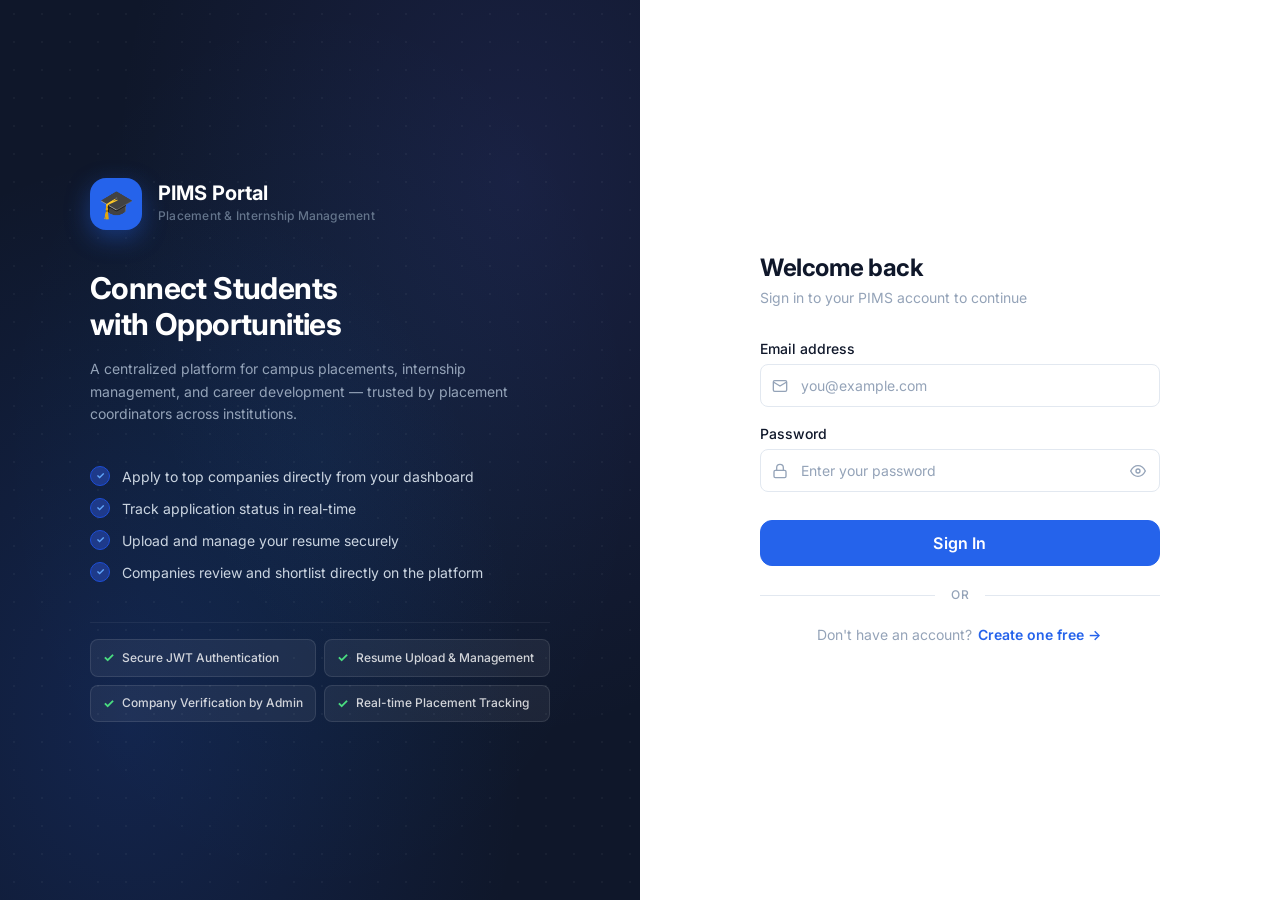
<file: Placement-And-Internship-Management-System_PIMS-main/pims-frontend/index.html>
<!doctype html>
<html lang="en">
  <head>
    <meta charset="UTF-8" />
    <meta name="viewport" content="width=device-width, initial-scale=1.0" />
    <meta name="description" content="PIMS Portal — Placement and Internship Management System. Sign in to manage campus placements and internships." />
    <title>PIMS Portal — Sign In</title>
    <link rel="stylesheet" href="css/base.css" />
    <link rel="stylesheet" href="css/style.css" />
  </head>
  <body class="auth-page">

    <div class="auth-layout">

      <!-- ════════════════════════════════════
           LEFT PANEL — Branding / Hero
           ════════════════════════════════════ -->
      <aside class="auth-brand" aria-hidden="true">
        <div class="auth-brand-content">

          <!-- Logo -->
          <div class="auth-brand-logo">
            <div class="brand-icon">🎓</div>
            <div>
              <div class="brand-name">PIMS Portal</div>
              <div class="brand-tagline">Placement &amp; Internship Management</div>
            </div>
          </div>

          <!-- Hero copy -->
          <div class="auth-brand-hero">
            <h1>Connect Students<br/>with Opportunities</h1>
            <p>A centralized platform for campus placements, internship management, and career development — trusted by placement coordinators across institutions.</p>
          </div>

          <!-- Feature list -->
          <ul class="auth-features">
            <li class="auth-feature">
              <span class="auth-feature-icon">✓</span>
              <span>Apply to top companies directly from your dashboard</span>
            </li>
            <li class="auth-feature">
              <span class="auth-feature-icon">✓</span>
              <span>Track application status in real-time</span>
            </li>
            <li class="auth-feature">
              <span class="auth-feature-icon">✓</span>
              <span>Upload and manage your resume securely</span>
            </li>
            <li class="auth-feature">
              <span class="auth-feature-icon">✓</span>
              <span>Companies review and shortlist directly on the platform</span>
            </li>
          </ul>

          <!-- Feature highlights (replaces fake stats) -->
          <div class="auth-highlights">
            <div class="auth-highlight-pill">
              <span class="auth-highlight-check">✓</span>
              <span>Secure JWT Authentication</span>
            </div>
            <div class="auth-highlight-pill">
              <span class="auth-highlight-check">✓</span>
              <span>Resume Upload &amp; Management</span>
            </div>
            <div class="auth-highlight-pill">
              <span class="auth-highlight-check">✓</span>
              <span>Company Verification by Admin</span>
            </div>
            <div class="auth-highlight-pill">
              <span class="auth-highlight-check">✓</span>
              <span>Real-time Placement Tracking</span>
            </div>
          </div>

        </div>
      </aside>

      <!-- ════════════════════════════════════
           RIGHT PANEL — Auth Form
           ════════════════════════════════════ -->
      <main class="auth-form-panel">
        <div class="auth-form-wrap">

          <!-- Mobile-only logo (hidden on desktop) -->
          <div class="auth-mobile-logo" aria-hidden="true">
            <span class="auth-mobile-logo-icon">🎓</span>
            <span>PIMS Portal</span>
          </div>

          <!-- ═══ LOGIN SECTION ═══ -->
          <section id="loginSection" aria-labelledby="login-heading">

            <div class="auth-header">
              <h2 id="login-heading">Welcome back</h2>
              <p>Sign in to your PIMS account to continue</p>
            </div>

            <form class="auth-form" id="loginForm" novalidate onsubmit="event.preventDefault(); login();">

              <div class="form-group">
                <label class="form-label" for="loginEmail">Email address</label>
                <div class="input-wrapper input-icon-left">
                  <span class="input-icon">
                    <svg width="16" height="16" viewBox="0 0 24 24" fill="none" stroke="currentColor" stroke-width="2" aria-hidden="true">
                      <path d="M4 4h16c1.1 0 2 .9 2 2v12c0 1.1-.9 2-2 2H4c-1.1 0-2-.9-2-2V6c0-1.1.9-2 2-2z"/>
                      <polyline points="22,6 12,12 2,6"/>
                    </svg>
                  </span>
                  <input
                    type="email"
                    id="loginEmail"
                    name="email"
                    class="form-control"
                    placeholder="you@example.com"
                    autocomplete="email"
                    required
                    aria-required="true"
                  />
                </div>
              </div>

              <div class="form-group">
                <label class="form-label" for="loginPassword">Password</label>
                <div class="input-wrapper input-icon-left">
                  <span class="input-icon">
                    <svg width="16" height="16" viewBox="0 0 24 24" fill="none" stroke="currentColor" stroke-width="2" aria-hidden="true">
                      <rect x="3" y="11" width="18" height="11" rx="2" ry="2"/>
                      <path d="M7 11V7a5 5 0 0 1 10 0v4"/>
                    </svg>
                  </span>
                  <input
                    type="password"
                    id="loginPassword"
                    name="password"
                    class="form-control"
                    placeholder="Enter your password"
                    autocomplete="current-password"
                    required
                    aria-required="true"
                  />
                  <button
                    type="button"
                    class="input-action"
                    onclick="togglePassword('loginPassword', this)"
                    aria-label="Show or hide password"
                  >
                    <svg class="eye-show" width="16" height="16" viewBox="0 0 24 24" fill="none" stroke="currentColor" stroke-width="2" aria-hidden="true">
                      <path d="M1 12s4-8 11-8 11 8 11 8-4 8-11 8-11-8-11-8z"/>
                      <circle cx="12" cy="12" r="3"/>
                    </svg>
                    <svg class="eye-hide" width="16" height="16" viewBox="0 0 24 24" fill="none" stroke="currentColor" stroke-width="2" style="display:none" aria-hidden="true">
                      <path d="M17.94 17.94A10.07 10.07 0 0 1 12 20c-7 0-11-8-11-8a18.45 18.45 0 0 1 5.06-5.94M9.9 4.24A9.12 9.12 0 0 1 12 4c7 0 11 8 11 8a18.5 18.5 0 0 1-2.16 3.19m-6.72-1.07a3 3 0 1 1-4.24-4.24"/>
                      <line x1="1" y1="1" x2="23" y2="23"/>
                    </svg>
                  </button>
                </div>
              </div>

              <!-- Error / feedback -->
              <div id="loginError" class="form-error" role="alert" style="display:none;" aria-live="polite"></div>

              <!-- Cold-start notice (shown after 5s delay) -->
              <div id="loginColdBanner" class="cold-start-banner" style="display:none;" role="status">
                <svg width="14" height="14" viewBox="0 0 24 24" fill="none" stroke="currentColor" stroke-width="2" aria-hidden="true">
                  <circle cx="12" cy="12" r="10"/>
                  <polyline points="12 6 12 12 16 14"/>
                </svg>
                <span>The server is waking up — this first request may take up to 60 seconds. Please wait, we'll log you in automatically.</span>
              </div>

              <button type="submit" class="btn btn-primary btn-full btn-lg" id="loginBtn">
                Sign In
              </button>

            </form>

            <div class="divider-text">or</div>

            <p class="auth-toggle-text">
              Don't have an account?
              <button type="button" class="auth-toggle-btn" onclick="showRegister()">
                Create one free →
              </button>
            </p>

          </section>

          <!-- ═══ REGISTER SECTION ═══ -->
          <section id="registerSection" class="hidden" aria-labelledby="register-heading">

            <div class="auth-header">
              <h2 id="register-heading">Create your account</h2>
              <p>Join the PIMS platform and get started today</p>
            </div>

            <form class="auth-form" id="registerForm" novalidate onsubmit="event.preventDefault(); register();">

              <div class="form-group">
                <label class="form-label" for="registerEmail">
                  Email address <span class="required" aria-label="required">*</span>
                </label>
                <div class="input-wrapper input-icon-left">
                  <span class="input-icon">
                    <svg width="16" height="16" viewBox="0 0 24 24" fill="none" stroke="currentColor" stroke-width="2" aria-hidden="true">
                      <path d="M4 4h16c1.1 0 2 .9 2 2v12c0 1.1-.9 2-2 2H4c-1.1 0-2-.9-2-2V6c0-1.1.9-2 2-2z"/>
                      <polyline points="22,6 12,12 2,6"/>
                    </svg>
                  </span>
                  <input
                    type="email"
                    id="registerEmail"
                    name="registerEmail"
                    class="form-control"
                    placeholder="you@example.com"
                    autocomplete="email"
                    required
                    aria-required="true"
                  />
                </div>
              </div>

              <div class="form-group">
                <label class="form-label" for="registerPassword">
                  Password <span class="required" aria-label="required">*</span>
                </label>
                <div class="input-wrapper input-icon-left">
                  <span class="input-icon">
                    <svg width="16" height="16" viewBox="0 0 24 24" fill="none" stroke="currentColor" stroke-width="2" aria-hidden="true">
                      <rect x="3" y="11" width="18" height="11" rx="2" ry="2"/>
                      <path d="M7 11V7a5 5 0 0 1 10 0v4"/>
                    </svg>
                  </span>
                  <input
                    type="password"
                    id="registerPassword"
                    name="registerPassword"
                    class="form-control"
                    placeholder="Minimum 6 characters"
                    autocomplete="new-password"
                    required
                    aria-required="true"
                    aria-describedby="password-hint"
                  />
                  <button
                    type="button"
                    class="input-action"
                    onclick="togglePassword('registerPassword', this)"
                    aria-label="Show or hide password"
                  >
                    <svg class="eye-show" width="16" height="16" viewBox="0 0 24 24" fill="none" stroke="currentColor" stroke-width="2" aria-hidden="true">
                      <path d="M1 12s4-8 11-8 11 8 11 8-4 8-11 8-11-8-11-8z"/>
                      <circle cx="12" cy="12" r="3"/>
                    </svg>
                    <svg class="eye-hide" width="16" height="16" viewBox="0 0 24 24" fill="none" stroke="currentColor" stroke-width="2" style="display:none" aria-hidden="true">
                      <path d="M17.94 17.94A10.07 10.07 0 0 1 12 20c-7 0-11-8-11-8a18.45 18.45 0 0 1 5.06-5.94M9.9 4.24A9.12 9.12 0 0 1 12 4c7 0 11 8 11 8a18.5 18.5 0 0 1-2.16 3.19m-6.72-1.07a3 3 0 1 1-4.24-4.24"/>
                      <line x1="1" y1="1" x2="23" y2="23"/>
                    </svg>
                  </button>
                </div>
                <span id="password-hint" class="form-hint">Use at least 6 characters</span>
              </div>

              <div class="form-group">
                <label class="form-label" for="registerRole">
                  I am registering as <span class="required" aria-label="required">*</span>
                </label>
                <div class="input-wrapper">
                  <select id="registerRole" name="registerRole" class="form-control" required aria-required="true">
                    <option value="STUDENT">🎓 Student — looking for jobs &amp; internships</option>
                    <option value="COMPANY">🏢 Company — posting jobs &amp; hiring</option>
                  </select>
                </div>
              </div>

              <!-- Error / feedback -->
              <div id="registerError" class="form-error" role="alert" style="display:none;" aria-live="polite"></div>

              <button type="submit" class="btn btn-primary btn-full btn-lg" id="registerBtn">
                Create Account
              </button>

            </form>

            <div class="divider-text">or</div>

            <p class="auth-toggle-text">
              Already have an account?
              <button type="button" class="auth-toggle-btn" onclick="showLogin()">
                Sign in instead →
              </button>
            </p>

          </section>

        </div>
      </main>
    </div>

    <!-- Scripts — order matters -->
    <script src="js/config.js"></script>
    <script src="js/toast.js"></script>
    <script src="js/script.js"></script>
  </body>
</html>
</file>
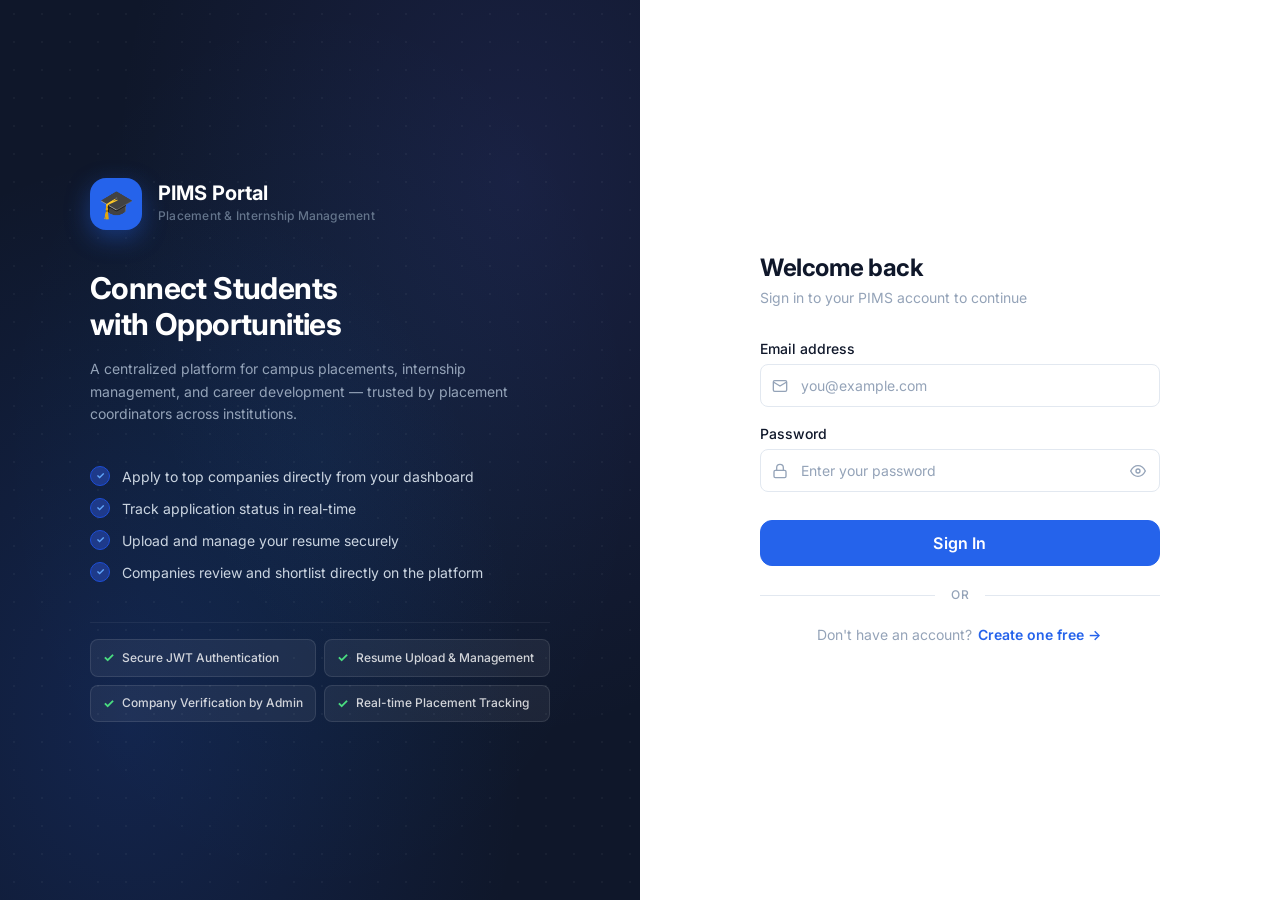
<file: Placement-And-Internship-Management-System_PIMS-main/pims-frontend/admin.html>
<!doctype html>
<html lang="en">
<head>
  <meta charset="UTF-8" />
  <meta name="viewport" content="width=device-width, initial-scale=1.0" />
  <meta name="description" content="PIMS Admin — Company Approval Panel" />
  <title>Admin Panel — PIMS Portal</title>
  <link rel="stylesheet" href="css/base.css" />
  <link rel="stylesheet" href="css/admin.css" />
</head>
<body>

  <div class="layout">

    <!-- ════════════════════════════════════
         SIDEBAR
         ════════════════════════════════════ -->
    <aside class="sidebar" id="sidebar" aria-label="Admin navigation">

      <div class="sidebar-header">
        <div class="sidebar-logo">
          <div class="sidebar-logo-icon">⚙️</div>
          <div>
            <div class="sidebar-logo-text">PIMS Portal</div>
            <div class="sidebar-logo-sub">Admin</div>
          </div>
        </div>
      </div>

      <nav class="sidebar-nav" aria-label="Navigation">
        <button class="sidebar-item active" aria-label="Company Approvals" disabled>
          <span class="sidebar-item-icon" aria-hidden="true">
            <svg width="18" height="18" viewBox="0 0 24 24" fill="none"
                 stroke="currentColor" stroke-width="2" stroke-linecap="round">
              <path d="M22 11.08V12a10 10 0 1 1-5.93-9.14"/>
              <polyline points="22 4 12 14.01 9 11.01"/>
            </svg>
          </span>
          <span class="sidebar-item-text">Company Approvals</span>
        </button>
      </nav>

      <div class="sidebar-footer">
        <div class="sidebar-user-card">
          <div class="sidebar-avatar">A</div>
          <div class="sidebar-user-info">
            <div class="sidebar-user-name">Administrator</div>
            <div class="sidebar-user-role">Admin Account</div>
          </div>
        </div>
        <button class="sidebar-logout" onclick="logout()" aria-label="Sign out">
          <span class="sidebar-item-icon" aria-hidden="true">
            <svg width="16" height="16" viewBox="0 0 24 24" fill="none"
                 stroke="currentColor" stroke-width="2">
              <path d="M9 21H5a2 2 0 0 1-2-2V5a2 2 0 0 1 2-2h4"/>
              <polyline points="16 17 21 12 16 7"/>
              <line x1="21" y1="12" x2="9" y2="12"/>
            </svg>
          </span>
          <span>Sign Out</span>
        </button>
      </div>

    </aside>

    <!-- Mobile sidebar backdrop -->
    <div class="sidebar-overlay" id="sidebarOverlay" onclick="closeSidebar()"></div>

    <!-- ════════════════════════════════════
         MAIN CONTENT
         ════════════════════════════════════ -->
    <div class="main-content">

      <header class="page-header">
        <div class="page-header-left">
          <button class="sidebar-toggle" id="sidebarToggle"
                  onclick="toggleSidebar()" aria-label="Open navigation menu">
            <svg width="18" height="18" viewBox="0 0 24 24" fill="none"
                 stroke="currentColor" stroke-width="2" aria-hidden="true">
              <line x1="3" y1="6"  x2="21" y2="6"/>
              <line x1="3" y1="12" x2="21" y2="12"/>
              <line x1="3" y1="18" x2="21" y2="18"/>
            </svg>
          </button>
          <h1 class="page-title">Company Approvals</h1>
        </div>
        <!-- Search bar -->
        <div class="page-header-right">
          <div class="input-wrapper input-icon-left" style="width:260px;">
            <span class="input-icon" aria-hidden="true">
              <svg width="13" height="13" viewBox="0 0 24 24" fill="none"
                   stroke="currentColor" stroke-width="2">
                <circle cx="11" cy="11" r="8"/><line x1="21" y1="21" x2="16.65" y2="16.65"/>
              </svg>
            </span>
            <input type="text" id="companySearch" class="form-control"
                   placeholder="Search companies…"
                   aria-label="Search companies"
                   oninput="filterCompanies(this.value)"
                   style="height:36px;font-size:var(--text-sm);" />
          </div>
        </div>
      </header>

      <main class="page-body">

        <!-- Tab bar: All / Pending / Approved -->
        <div class="admin-tabs" role="tablist">
          <button class="admin-tab active" id="tab-all" role="tab"
                  aria-selected="true" onclick="switchTab('all')">
            All Companies
            <span class="tab-count" id="count-all">0</span>
          </button>
          <button class="admin-tab" id="tab-pending" role="tab"
                  aria-selected="false" onclick="switchTab('pending')">
            Pending
            <span class="tab-count pending" id="count-pending">0</span>
          </button>
          <button class="admin-tab" id="tab-approved" role="tab"
                  aria-selected="false" onclick="switchTab('approved')">
            Approved
            <span class="tab-count approved" id="count-approved">0</span>
          </button>
        </div>

        <!-- Company cards container -->
        <div id="companyCards">
          <!-- skeleton loaders shown initially -->
          <div class="skeleton-card"></div>
          <div class="skeleton-card"></div>
          <div class="skeleton-card"></div>
        </div>

        <!-- Hidden tbody kept for DOM backward-compat (original admin.js used it) -->
        <table style="display:none" aria-hidden="true">
          <tbody id="companyTable"></tbody>
        </table>

      </main>
    </div>
  </div>

  <!-- Full-page loader -->
  <div id="loader" class="loader-overlay" role="status" aria-live="polite">
    <div class="spinner spinner-lg"></div>
    <p style="color:var(--text-muted);font-size:var(--text-sm);margin-top:12px;">Loading…</p>
  </div>

  <!-- Scripts -->
  <script src="js/config.js"></script>
  <script src="js/toast.js"></script>
  <script src="js/confirm.js"></script>
  <script src="js/admin.js"></script>
</body>
</html>
</file>
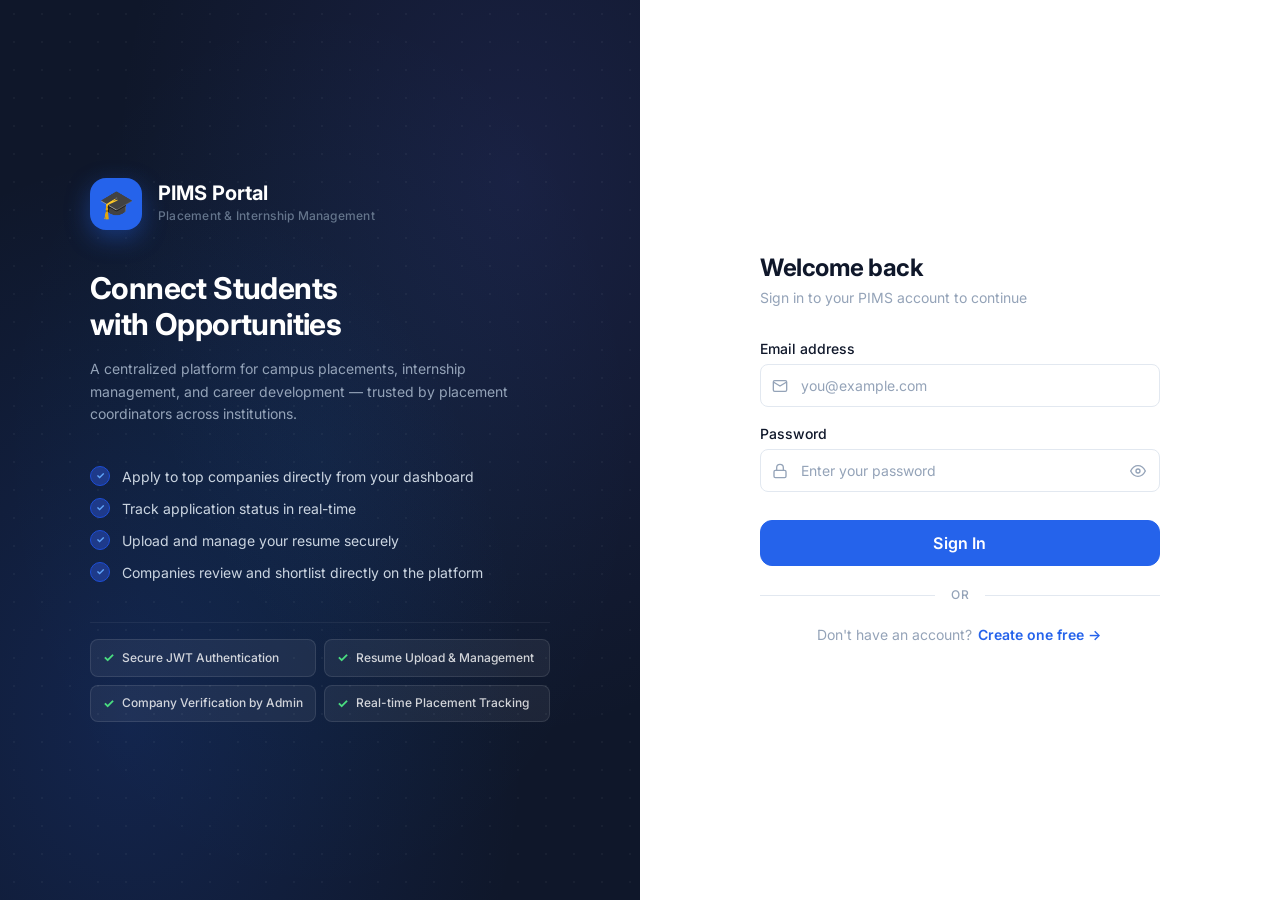
<file: Placement-And-Internship-Management-System_PIMS-main/pims-frontend/company.html>
<!doctype html>
<html lang="en">
<head>
  <meta charset="UTF-8" />
  <meta name="viewport" content="width=device-width, initial-scale=1.0" />
  <meta name="description" content="PIMS Company Dashboard — manage job postings and applicants." />
  <title>Company Dashboard — PIMS Portal</title>
  <link rel="stylesheet" href="css/base.css" />
  <link rel="stylesheet" href="css/company.css" />
</head>
<body>

  <div class="layout">

    <!-- ════════════════════════════════════
         SIDEBAR
         ════════════════════════════════════ -->
    <aside class="sidebar" id="sidebar" aria-label="Company navigation">

      <div class="sidebar-header">
        <a class="sidebar-logo" href="#" onclick="navigate('dashboard')">
          <div class="sidebar-logo-icon">🏢</div>
          <div>
            <div class="sidebar-logo-text">PIMS Portal</div>
            <div class="sidebar-logo-sub">Company</div>
          </div>
        </a>
      </div>

      <nav class="sidebar-nav" aria-label="Navigation">

        <button id="nav-dashboard" class="sidebar-item active"
                onclick="navigate('dashboard')" aria-label="Dashboard">
          <span class="sidebar-item-icon" aria-hidden="true">
            <svg width="18" height="18" viewBox="0 0 24 24" fill="none"
                 stroke="currentColor" stroke-width="2" stroke-linecap="round">
              <rect x="3" y="3" width="7" height="7"/><rect x="14" y="3" width="7" height="7"/>
              <rect x="14" y="14" width="7" height="7"/><rect x="3" y="14" width="7" height="7"/>
            </svg>
          </span>
          <span class="sidebar-item-text">Dashboard</span>
        </button>

        <button id="nav-create" class="sidebar-item"
                onclick="navigate('create')" aria-label="Post a Job">
          <span class="sidebar-item-icon" aria-hidden="true">
            <svg width="18" height="18" viewBox="0 0 24 24" fill="none"
                 stroke="currentColor" stroke-width="2" stroke-linecap="round">
              <circle cx="12" cy="12" r="10"/>
              <line x1="12" y1="8" x2="12" y2="16"/>
              <line x1="8" y1="12" x2="16" y2="12"/>
            </svg>
          </span>
          <span class="sidebar-item-text">Post a Job</span>
        </button>

        <button id="nav-jobs" class="sidebar-item"
                onclick="navigate('jobs')" aria-label="My Jobs">
          <span class="sidebar-item-icon" aria-hidden="true">
            <svg width="18" height="18" viewBox="0 0 24 24" fill="none"
                 stroke="currentColor" stroke-width="2" stroke-linecap="round">
              <rect x="2" y="7" width="20" height="14" rx="2"/>
              <path d="M16 7V5a2 2 0 0 0-2-2h-4a2 2 0 0 0-2 2v2"/>
            </svg>
          </span>
          <span class="sidebar-item-text">My Jobs</span>
        </button>

        <button id="nav-applications" class="sidebar-item"
                onclick="navigate('applications')" aria-label="Applications">
          <span class="sidebar-item-icon" aria-hidden="true">
            <svg width="18" height="18" viewBox="0 0 24 24" fill="none"
                 stroke="currentColor" stroke-width="2" stroke-linecap="round">
              <path d="M17 21v-2a4 4 0 0 0-4-4H5a4 4 0 0 0-4 4v2"/>
              <circle cx="9" cy="7" r="4"/>
              <path d="M23 21v-2a4 4 0 0 0-3-3.87"/>
              <path d="M16 3.13a4 4 0 0 1 0 7.75"/>
            </svg>
          </span>
          <span class="sidebar-item-text">Applications</span>
        </button>

      </nav>

      <div class="sidebar-footer">
        <div class="sidebar-user-card" id="sidebarUserCard">
          <div class="sidebar-avatar" id="sidebarAvatar">C</div>
          <div class="sidebar-user-info">
            <div class="sidebar-user-name" id="sidebarCompanyName">Company</div>
            <div class="sidebar-user-role">Company Account</div>
          </div>
        </div>
        <button class="sidebar-logout" onclick="logout()" aria-label="Sign out">
          <span class="sidebar-item-icon" aria-hidden="true">
            <svg width="16" height="16" viewBox="0 0 24 24" fill="none" stroke="currentColor" stroke-width="2">
              <path d="M9 21H5a2 2 0 0 1-2-2V5a2 2 0 0 1 2-2h4"/>
              <polyline points="16 17 21 12 16 7"/>
              <line x1="21" y1="12" x2="9" y2="12"/>
            </svg>
          </span>
          <span>Sign Out</span>
        </button>
      </div>

    </aside>

    <!-- Mobile sidebar backdrop -->
    <div class="sidebar-overlay" id="sidebarOverlay" onclick="closeSidebar()"></div>

    <!-- ════════════════════════════════════
         MAIN CONTENT
         ════════════════════════════════════ -->
    <div class="main-content">

      <header class="page-header">
        <div class="page-header-left">
          <button class="sidebar-toggle" id="sidebarToggle"
                  onclick="toggleSidebar()" aria-label="Open navigation menu">
            <svg width="18" height="18" viewBox="0 0 24 24" fill="none"
                 stroke="currentColor" stroke-width="2" aria-hidden="true">
              <line x1="3" y1="6"  x2="21" y2="6"/>
              <line x1="3" y1="12" x2="21" y2="12"/>
              <line x1="3" y1="18" x2="21" y2="18"/>
            </svg>
          </button>
          <h1 class="page-title" id="pageTitle">Dashboard</h1>
        </div>
        <div class="page-header-right" id="pageHeaderActions"></div>
      </header>

      <main class="page-body">
        <div id="content"></div>
      </main>

    </div>
  </div>

  <!-- Full-page loader -->
  <div id="loader" class="loader-overlay" role="status" aria-live="polite">
    <div class="spinner spinner-lg"></div>
    <p style="color:var(--text-muted);font-size:var(--text-sm);margin-top:12px;">Loading…</p>
  </div>

  <!-- Scripts -->
  <script src="js/config.js"></script>
  <script src="js/toast.js"></script>
  <script src="js/confirm.js"></script>
  <script src="js/company.js"></script>
</body>
</html>
</file>
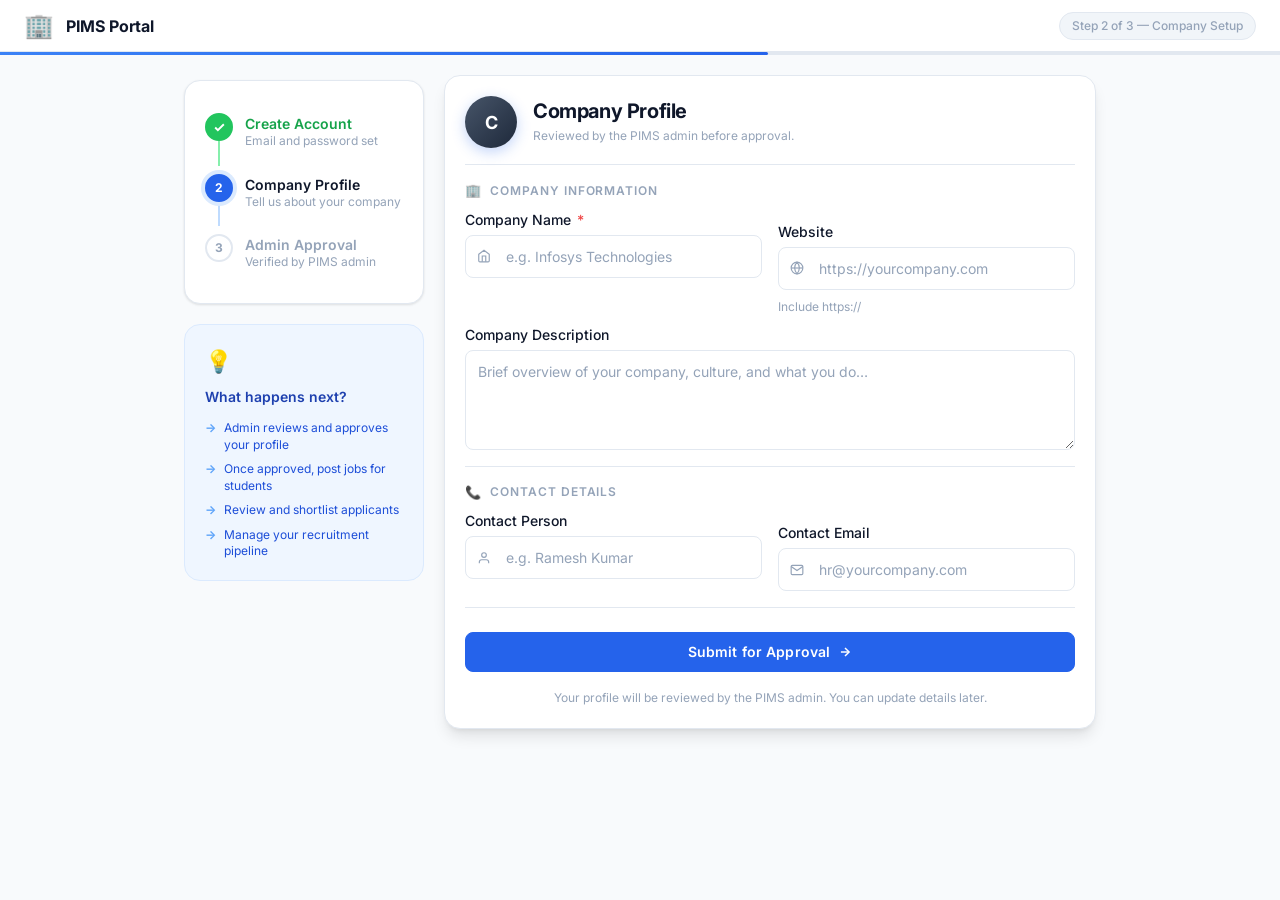
<file: Placement-And-Internship-Management-System_PIMS-main/pims-frontend/complete-company-profile.html>
<!doctype html>
<html lang="en">
<head>
  <meta charset="UTF-8" />
  <meta name="viewport" content="width=device-width, initial-scale=1.0" />
  <meta name="description" content="Complete your PIMS company profile to start posting jobs." />
  <title>Complete Company Profile — PIMS Portal</title>
  <link rel="stylesheet" href="css/base.css" />
  <link rel="stylesheet" href="css/onboarding.css" />
</head>
<body class="onboarding-body">

  <!-- Top Header -->
  <header class="onboard-header">
    <a class="onboard-logo" href="index.html">
      <span class="onboard-logo-icon">🏢</span>
      <span>PIMS Portal</span>
    </a>
    <span class="onboard-step-label">Step 2 of 3 — Company Setup</span>
  </header>

  <!-- Progress bar -->
  <div class="onboard-progress"
       role="progressbar" aria-valuenow="60" aria-valuemin="0" aria-valuemax="100">
    <div class="onboard-progress-fill" style="width:60%"></div>
  </div>

  <main class="onboard-main">

    <!-- Left steps panel -->
    <aside class="onboard-steps-panel" aria-label="Setup steps">

      <div class="onboard-steps">
        <div class="onboard-step step-done">
          <div class="step-circle">
            <svg width="13" height="13" viewBox="0 0 24 24" fill="none"
                 stroke="currentColor" stroke-width="3.5">
              <polyline points="20 6 9 17 4 12"/>
            </svg>
          </div>
          <div class="step-content">
            <span class="step-name">Create Account</span>
            <span class="step-desc">Email and password set</span>
          </div>
        </div>
        <div class="onboard-step step-current">
          <div class="step-circle">2</div>
          <div class="step-content">
            <span class="step-name">Company Profile</span>
            <span class="step-desc">Tell us about your company</span>
          </div>
        </div>
        <div class="onboard-step">
          <div class="step-circle">3</div>
          <div class="step-content">
            <span class="step-name">Admin Approval</span>
            <span class="step-desc">Verified by PIMS admin</span>
          </div>
        </div>
      </div>

      <div class="onboard-tip-card">
        <div class="tip-icon">💡</div>
        <p class="tip-title">What happens next?</p>
        <ul class="tip-list">
          <li>Admin reviews and approves your profile</li>
          <li>Once approved, post jobs for students</li>
          <li>Review and shortlist applicants</li>
          <li>Manage your recruitment pipeline</li>
        </ul>
      </div>

    </aside>

    <!-- Form card -->
    <div class="onboard-card">

      <div class="onboard-card-top">
        <div class="profile-initials-avatar" id="avatarDisplay"
             style="background:linear-gradient(135deg,#475569,#1e293b);">
          <span id="avatarInitials">C</span>
        </div>
        <div>
          <h2>Company Profile</h2>
          <p>Reviewed by the PIMS admin before approval.</p>
        </div>
      </div>

      <form id="companyProfileForm" novalidate
            onsubmit="event.preventDefault(); saveCompanyProfile();">

        <!-- Section 1: Company + Website in 2-col -->
        <div class="onboard-section">
          <div class="onboard-section-label">
            <span class="onboard-section-icon">🏢</span>
            Company Information
          </div>

          <div class="form-grid-2">
            <div class="form-group">
              <label class="form-label" for="companyName">
                Company Name <span class="required">*</span>
              </label>
              <div class="input-wrapper input-icon-left">
                <span class="input-icon">
                  <svg width="14" height="14" viewBox="0 0 24 24" fill="none"
                       stroke="currentColor" stroke-width="2">
                    <path d="M3 9l9-7 9 7v11a2 2 0 0 1-2 2H5a2 2 0 0 1-2-2z"/>
                    <polyline points="9 22 9 12 15 12 15 22"/>
                  </svg>
                </span>
                <input type="text" id="companyName" class="form-control"
                       placeholder="e.g. Infosys Technologies"
                       required aria-required="true"
                       oninput="updateAvatar(this.value)" />
              </div>
            </div>

            <div class="form-group">
              <label class="form-label" for="website">Website</label>
              <div class="input-wrapper input-icon-left">
                <span class="input-icon">
                  <svg width="14" height="14" viewBox="0 0 24 24" fill="none"
                       stroke="currentColor" stroke-width="2">
                    <circle cx="12" cy="12" r="10"/>
                    <line x1="2" y1="12" x2="22" y2="12"/>
                    <path d="M12 2a15.3 15.3 0 0 1 4 10 15.3 15.3 0 0 1-4 10 15.3 15.3 0 0 1-4-10 15.3 15.3 0 0 1 4-10z"/>
                  </svg>
                </span>
                <input type="url" id="website" class="form-control"
                       placeholder="https://yourcompany.com" />
              </div>
              <span class="form-hint">Include https://</span>
            </div>
          </div>

          <div class="form-group" style="margin-top:var(--sp-3);">
            <label class="form-label" for="description">Company Description</label>
            <textarea id="description" class="form-control"
                      placeholder="Brief overview of your company, culture, and what you do…"
                      rows="3"></textarea>
          </div>
        </div>

        <!-- Section 2: Contact in 2-col -->
        <div class="onboard-section">
          <div class="onboard-section-label">
            <span class="onboard-section-icon">📞</span>
            Contact Details
          </div>

          <div class="form-grid-2">
            <div class="form-group">
              <label class="form-label" for="contactPerson">Contact Person</label>
              <div class="input-wrapper input-icon-left">
                <span class="input-icon">
                  <svg width="14" height="14" viewBox="0 0 24 24" fill="none"
                       stroke="currentColor" stroke-width="2">
                    <path d="M20 21v-2a4 4 0 0 0-4-4H8a4 4 0 0 0-4 4v2"/>
                    <circle cx="12" cy="7" r="4"/>
                  </svg>
                </span>
                <input type="text" id="contactPerson" class="form-control"
                       placeholder="e.g. Ramesh Kumar" />
              </div>
            </div>
            <div class="form-group">
              <label class="form-label" for="contactEmail">Contact Email</label>
              <div class="input-wrapper input-icon-left">
                <span class="input-icon">
                  <svg width="14" height="14" viewBox="0 0 24 24" fill="none"
                       stroke="currentColor" stroke-width="2">
                    <path d="M4 4h16c1.1 0 2 .9 2 2v12c0 1.1-.9 2-2 2H4c-1.1 0-2-.9-2-2V6c0-1.1.9-2 2-2z"/>
                    <polyline points="22,6 12,13 2,6"/>
                  </svg>
                </span>
                <input type="email" id="contactEmail" class="form-control"
                       placeholder="hr@yourcompany.com" />
              </div>
            </div>
          </div>
        </div>

        <!-- Error -->
        <div id="profileError" class="form-error" role="alert"
             aria-live="polite" style="display:none;margin-bottom:var(--sp-3);"></div>

        <button type="submit" class="btn btn-primary btn-full" id="saveProfileBtn">
          Submit for Approval
          <svg width="14" height="14" viewBox="0 0 24 24" fill="none"
               stroke="currentColor" stroke-width="2.5">
            <line x1="5" y1="12" x2="19" y2="12"/>
            <polyline points="12 5 19 12 12 19"/>
          </svg>
        </button>

        <p class="onboard-footer-note">
          Your profile will be reviewed by the PIMS admin. You can update details later.
        </p>

      </form>
    </div>

  </main>

  <script src="js/config.js"></script>
  <script src="js/toast.js"></script>
  <script src="js/complete-company.js"></script>
</body>
</html>
</file>
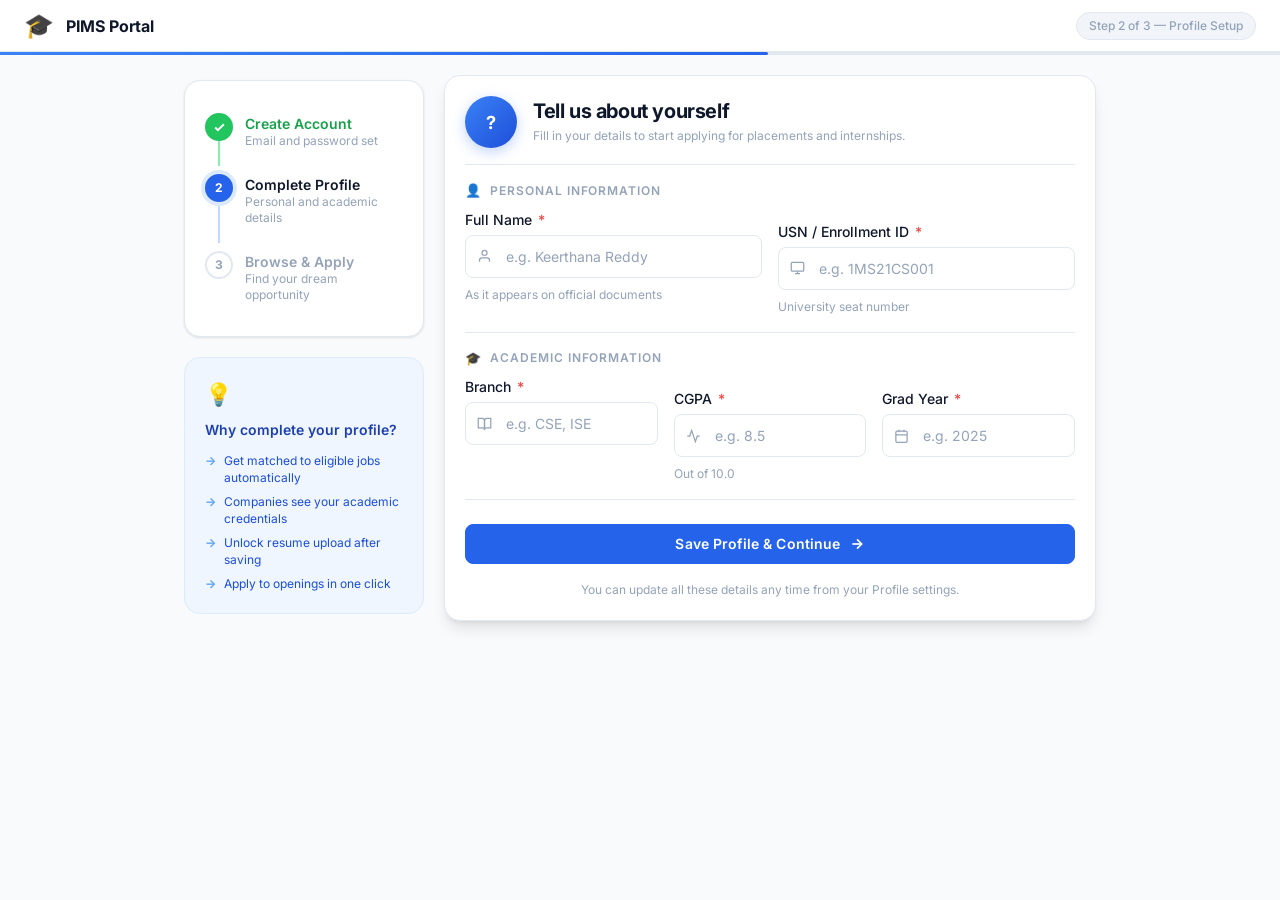
<file: Placement-And-Internship-Management-System_PIMS-main/pims-frontend/complete-student-profile.html>
<!doctype html>
<html lang="en">
<head>
  <meta charset="UTF-8" />
  <meta name="viewport" content="width=device-width, initial-scale=1.0" />
  <meta name="description" content="Complete your PIMS student profile to unlock placement opportunities." />
  <title>Complete Your Profile — PIMS Portal</title>
  <link rel="stylesheet" href="css/base.css" />
  <link rel="stylesheet" href="css/onboarding.css" />
</head>
<body class="onboarding-body">

  <!-- ── Top Header ── -->
  <header class="onboard-header">
    <a class="onboard-logo" href="index.html">
      <span class="onboard-logo-icon">🎓</span>
      <span>PIMS Portal</span>
    </a>
    <span class="onboard-step-label">Step 2 of 3 — Profile Setup</span>
  </header>

  <!-- ── Progress bar (60 % = step 2 of 3) ── -->
  <div class="onboard-progress"
       role="progressbar"
       aria-valuenow="60"
       aria-valuemin="0"
       aria-valuemax="100"
       aria-label="Profile setup progress">
    <div class="onboard-progress-fill" style="width:60%"></div>
  </div>

  <main class="onboard-main">

    <!-- ══════════════════════════════════════
         LEFT — Steps panel (hidden on mobile)
         ══════════════════════════════════════ -->
    <aside class="onboard-steps-panel" aria-label="Setup steps">

      <div class="onboard-steps">
        <!-- Step 1: Done -->
        <div class="onboard-step step-done">
          <div class="step-circle">
            <svg width="13" height="13" viewBox="0 0 24 24" fill="none"
                 stroke="currentColor" stroke-width="3.5" aria-hidden="true">
              <polyline points="20 6 9 17 4 12"/>
            </svg>
          </div>
          <div class="step-content">
            <span class="step-name">Create Account</span>
            <span class="step-desc">Email and password set</span>
          </div>
        </div>

        <!-- Step 2: Current -->
        <div class="onboard-step step-current">
          <div class="step-circle">2</div>
          <div class="step-content">
            <span class="step-name">Complete Profile</span>
            <span class="step-desc">Personal and academic details</span>
          </div>
        </div>

        <!-- Step 3: Pending -->
        <div class="onboard-step">
          <div class="step-circle">3</div>
          <div class="step-content">
            <span class="step-name">Browse &amp; Apply</span>
            <span class="step-desc">Find your dream opportunity</span>
          </div>
        </div>
      </div>

      <!-- Why complete your profile tip -->
      <div class="onboard-tip-card" aria-label="Profile tips">
        <div class="tip-icon">💡</div>
        <p class="tip-title">Why complete your profile?</p>
        <ul class="tip-list">
          <li>Get matched to eligible jobs automatically</li>
          <li>Companies see your academic credentials</li>
          <li>Unlock resume upload after saving</li>
          <li>Apply to openings in one click</li>
        </ul>
      </div>

    </aside>

    <!-- ══════════════════════════════════════
         RIGHT — Form card
         ══════════════════════════════════════ -->
    <div class="onboard-card">

      <!-- Avatar + heading -->
      <div class="onboard-card-top">
        <div class="profile-initials-avatar" id="avatarDisplay" aria-hidden="true">
          <span id="avatarInitials">?</span>
        </div>
        <div>
          <h2>Tell us about yourself</h2>
          <p>Fill in your details to start applying for placements and internships.</p>
        </div>
      </div>

      <form id="profileForm" novalidate
            onsubmit="event.preventDefault(); saveStudentProfile();">

        <!-- ─── SECTION 1: Personal Information ─── -->
        <div class="onboard-section">
          <div class="onboard-section-label">
            <span class="onboard-section-icon">👤</span>
            Personal Information
          </div>

          <!-- Full Name + USN: 2-col -->
          <div class="form-grid-2">
            <div class="form-group">
              <label class="form-label" for="fullName">
                Full Name <span class="required" aria-label="required">*</span>
              </label>
              <div class="input-wrapper input-icon-left">
                <span class="input-icon" aria-hidden="true">
                  <svg width="15" height="15" viewBox="0 0 24 24" fill="none"
                       stroke="currentColor" stroke-width="2">
                    <path d="M20 21v-2a4 4 0 0 0-4-4H8a4 4 0 0 0-4 4v2"/>
                    <circle cx="12" cy="7" r="4"/>
                  </svg>
                </span>
                <input type="text" id="fullName" class="form-control"
                       placeholder="e.g. Keerthana Reddy"
                       autocomplete="name" required aria-required="true"
                       oninput="updateAvatar(this.value)" />
              </div>
              <span class="form-hint">As it appears on official documents</span>
            </div>

            <div class="form-group">
              <label class="form-label" for="usn">
                USN / Enrollment ID <span class="required" aria-label="required">*</span>
              </label>
              <div class="input-wrapper input-icon-left">
                <span class="input-icon" aria-hidden="true">
                  <svg width="15" height="15" viewBox="0 0 24 24" fill="none"
                       stroke="currentColor" stroke-width="2">
                    <rect x="2" y="3" width="20" height="14" rx="2" ry="2"/>
                    <line x1="8" y1="21" x2="16" y2="21"/>
                    <line x1="12" y1="17" x2="12" y2="21"/>
                  </svg>
                </span>
                <input type="text" id="usn" class="form-control"
                       placeholder="e.g. 1MS21CS001"
                       autocomplete="off" required aria-required="true" />
              </div>
              <span class="form-hint">University seat number</span>
            </div>
          </div>
        </div>

        <!-- ─── SECTION 2: Academic Information ─── -->
        <div class="onboard-section">
          <div class="onboard-section-label">
            <span class="onboard-section-icon">🎓</span>
            Academic Information
          </div>

          <!-- Branch + CGPA + Grad Year: 3-col -->
          <div class="form-grid-3">
            <div class="form-group">
              <label class="form-label" for="branch">
                Branch <span class="required" aria-label="required">*</span>
              </label>
              <div class="input-wrapper input-icon-left">
                <span class="input-icon" aria-hidden="true">
                  <svg width="15" height="15" viewBox="0 0 24 24" fill="none"
                       stroke="currentColor" stroke-width="2">
                    <path d="M2 3h6a4 4 0 0 1 4 4v14a3 3 0 0 0-3-3H2z"/>
                    <path d="M22 3h-6a4 4 0 0 0-4 4v14a3 3 0 0 1 3-3h7z"/>
                  </svg>
                </span>
                <input type="text" id="branch" class="form-control"
                       placeholder="e.g. CSE, ISE"
                       required aria-required="true" />
              </div>
            </div>

            <div class="form-group">
              <label class="form-label" for="cgpa">
                CGPA <span class="required" aria-label="required">*</span>
              </label>
              <div class="input-wrapper input-icon-left">
                <span class="input-icon" aria-hidden="true">
                  <svg width="15" height="15" viewBox="0 0 24 24" fill="none"
                       stroke="currentColor" stroke-width="2">
                    <polyline points="22 12 18 12 15 21 9 3 6 12 2 12"/>
                  </svg>
                </span>
                <input type="number" id="cgpa" class="form-control"
                       placeholder="e.g. 8.5" step="0.01" min="0" max="10"
                       required aria-required="true" aria-describedby="cgpa-hint" />
              </div>
              <span id="cgpa-hint" class="form-hint">Out of 10.0</span>
            </div>

            <div class="form-group">
              <label class="form-label" for="graduationYear">
                Grad Year <span class="required" aria-label="required">*</span>
              </label>
              <div class="input-wrapper input-icon-left">
                <span class="input-icon" aria-hidden="true">
                  <svg width="15" height="15" viewBox="0 0 24 24" fill="none"
                       stroke="currentColor" stroke-width="2">
                    <rect x="3" y="4" width="18" height="18" rx="2" ry="2"/>
                    <line x1="16" y1="2" x2="16" y2="6"/>
                    <line x1="8"  y1="2" x2="8"  y2="6"/>
                    <line x1="3"  y1="10" x2="21" y2="10"/>
                  </svg>
                </span>
                <input type="number" id="graduationYear" class="form-control"
                       placeholder="e.g. 2025" min="2020" max="2035"
                       required aria-required="true" />
              </div>
            </div>
          </div>
        </div>

        <!-- Inline error -->
        <div id="profileError" class="form-error" role="alert"
             aria-live="polite" style="display:none; margin-bottom: var(--sp-3);"></div>

        <!-- Submit -->
        <button type="submit" class="btn btn-primary btn-full" id="saveProfileBtn">
          Save Profile &amp; Continue
          <svg width="16" height="16" viewBox="0 0 24 24" fill="none"
               stroke="currentColor" stroke-width="2.5" aria-hidden="true">
            <line x1="5" y1="12" x2="19" y2="12"/>
            <polyline points="12 5 19 12 12 19"/>
          </svg>
        </button>

        <p class="onboard-footer-note">
          You can update all these details any time from your Profile settings.
        </p>

      </form>
    </div><!-- /onboard-card -->

  </main>

  <!-- Scripts: config.js FIRST so BASE_URL is available -->
  <script src="js/config.js"></script>
  <script src="js/toast.js"></script>
  <script src="js/complete-student.js"></script>
</body>
</html>
</file>
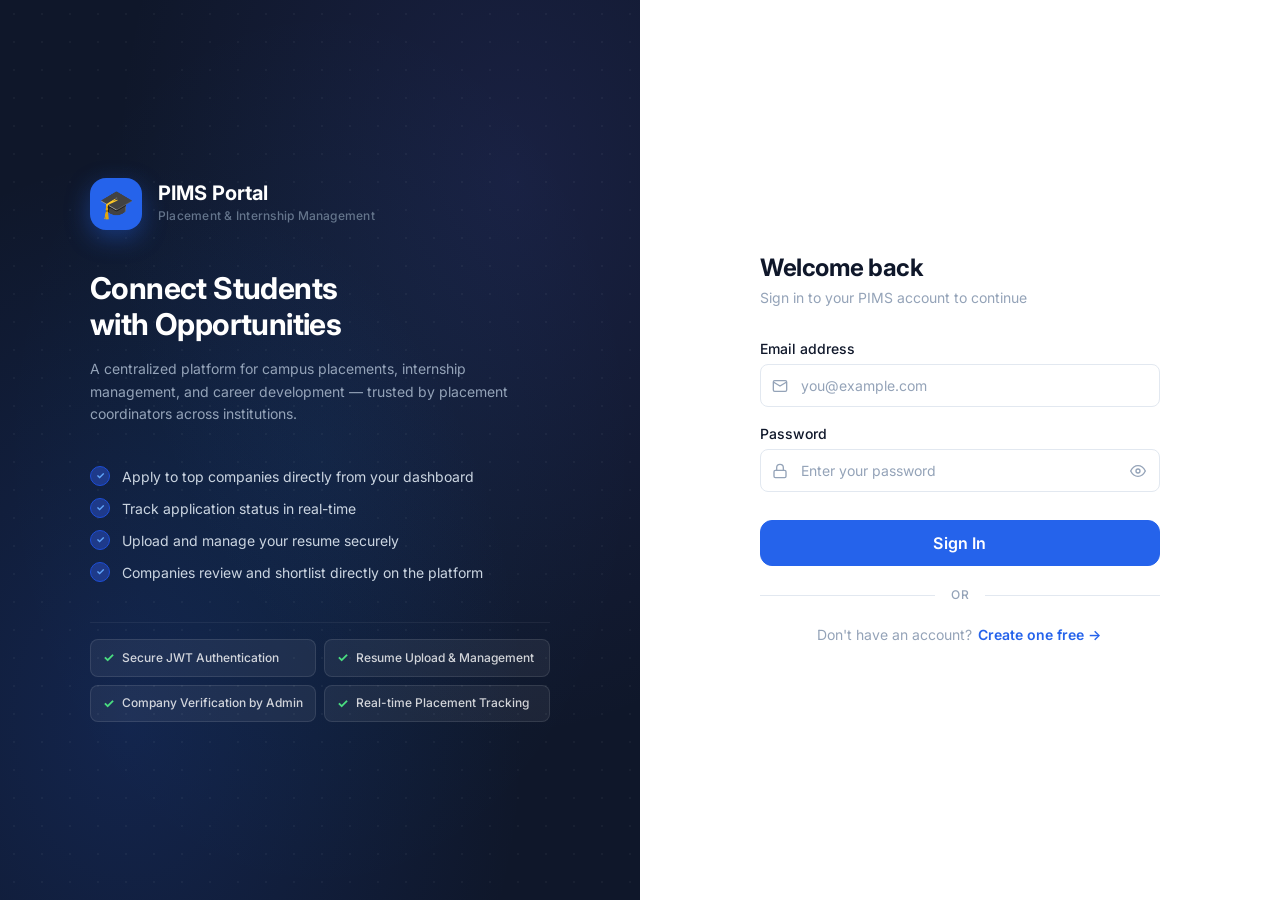
<file: Placement-And-Internship-Management-System_PIMS-main/pims-frontend/student.html>
<!doctype html>
<html lang="en">
<head>
  <meta charset="UTF-8" />
  <meta name="viewport" content="width=device-width, initial-scale=1.0" />
  <meta name="description" content="PIMS Student Dashboard — manage your placement applications, jobs, and career profile." />
  <title>Student Dashboard — PIMS Portal</title>
  <link rel="stylesheet" href="css/base.css" />
  <link rel="stylesheet" href="css/student.css" />
</head>
<body>

  <div class="layout">

    <!-- ════════════════════════════════════════════
         SIDEBAR
         ════════════════════════════════════════════ -->
    <aside class="sidebar" id="sidebar" aria-label="Main navigation">

      <!-- Logo -->
      <div class="sidebar-header">
        <a class="sidebar-logo" href="#dashboard" onclick="navigate('dashboard')">
          <div class="sidebar-logo-icon">🎓</div>
          <div>
            <div class="sidebar-logo-text">PIMS Portal</div>
            <div class="sidebar-logo-sub">Student</div>
          </div>
        </a>
      </div>

      <!-- Nav -->
      <nav class="sidebar-nav" aria-label="Navigation">

        <button id="nav-dashboard" class="sidebar-item active"
                onclick="navigate('dashboard')" aria-label="Dashboard">
          <span class="sidebar-item-icon" aria-hidden="true">
            <svg width="18" height="18" viewBox="0 0 24 24" fill="none"
                 stroke="currentColor" stroke-width="2" stroke-linecap="round">
              <rect x="3" y="3" width="7" height="7"/>
              <rect x="14" y="3" width="7" height="7"/>
              <rect x="14" y="14" width="7" height="7"/>
              <rect x="3" y="14" width="7" height="7"/>
            </svg>
          </span>
          <span class="sidebar-item-text">Dashboard</span>
        </button>

        <button id="nav-jobs" class="sidebar-item"
                onclick="navigate('jobs')" aria-label="Browse Jobs">
          <span class="sidebar-item-icon" aria-hidden="true">
            <svg width="18" height="18" viewBox="0 0 24 24" fill="none"
                 stroke="currentColor" stroke-width="2" stroke-linecap="round">
              <rect x="2" y="7" width="20" height="14" rx="2" ry="2"/>
              <path d="M16 7V5a2 2 0 0 0-2-2h-4a2 2 0 0 0-2 2v2"/>
            </svg>
          </span>
          <span class="sidebar-item-text">Browse Jobs</span>
        </button>

        <button id="nav-applications" class="sidebar-item"
                onclick="navigate('applications')" aria-label="My Applications">
          <span class="sidebar-item-icon" aria-hidden="true">
            <svg width="18" height="18" viewBox="0 0 24 24" fill="none"
                 stroke="currentColor" stroke-width="2" stroke-linecap="round">
              <path d="M14 2H6a2 2 0 0 0-2 2v16a2 2 0 0 0 2 2h12a2 2 0 0 0 2-2V8z"/>
              <polyline points="14 2 14 8 20 8"/>
              <line x1="16" y1="13" x2="8" y2="13"/>
              <line x1="16" y1="17" x2="8" y2="17"/>
            </svg>
          </span>
          <span class="sidebar-item-text">My Applications</span>
        </button>

        <button id="nav-profile" class="sidebar-item"
                onclick="navigate('profile')" aria-label="My Profile">
          <span class="sidebar-item-icon" aria-hidden="true">
            <svg width="18" height="18" viewBox="0 0 24 24" fill="none"
                 stroke="currentColor" stroke-width="2" stroke-linecap="round">
              <path d="M20 21v-2a4 4 0 0 0-4-4H8a4 4 0 0 0-4 4v2"/>
              <circle cx="12" cy="7" r="4"/>
            </svg>
          </span>
          <span class="sidebar-item-text">My Profile</span>
        </button>

      </nav>

      <!-- Footer: user card + logout -->
      <div class="sidebar-footer">
        <div class="sidebar-user-card" id="sidebarUserCard">
          <div class="sidebar-avatar" id="sidebarAvatar">S</div>
          <div class="sidebar-user-info">
            <div class="sidebar-user-name" id="sidebarUserName">Student</div>
            <div class="sidebar-user-role">Student Account</div>
          </div>
        </div>

        <button class="sidebar-logout" onclick="logout()" aria-label="Sign out">
          <span class="sidebar-item-icon" aria-hidden="true">
            <svg width="16" height="16" viewBox="0 0 24 24" fill="none"
                 stroke="currentColor" stroke-width="2">
              <path d="M9 21H5a2 2 0 0 1-2-2V5a2 2 0 0 1 2-2h4"/>
              <polyline points="16 17 21 12 16 7"/>
              <line x1="21" y1="12" x2="9" y2="12"/>
            </svg>
          </span>
          <span>Sign Out</span>
        </button>
      </div>

    </aside>

    <!-- Mobile sidebar backdrop -->
    <div class="sidebar-overlay" id="sidebarOverlay" onclick="closeSidebar()"></div>

    <!-- ════════════════════════════════════════════
         MAIN CONTENT
         ════════════════════════════════════════════ -->
    <div class="main-content">

      <!-- Topbar -->
      <header class="page-header">
        <div class="page-header-left">
          <button class="sidebar-toggle" id="sidebarToggle"
                  onclick="toggleSidebar()" aria-label="Open navigation menu">
            <svg width="18" height="18" viewBox="0 0 24 24" fill="none"
                 stroke="currentColor" stroke-width="2" aria-hidden="true">
              <line x1="3" y1="6"  x2="21" y2="6"/>
              <line x1="3" y1="12" x2="21" y2="12"/>
              <line x1="3" y1="18" x2="21" y2="18"/>
            </svg>
          </button>
          <h1 class="page-title" id="pageTitle">Dashboard</h1>
        </div>
        <div class="page-header-right" id="pageHeaderActions"></div>
      </header>

      <!-- Page body -->
      <main class="page-body">

        <!-- Job filter bar — shown only on Jobs section -->
        <div id="jobControls" class="filter-bar hidden"
             role="search" aria-label="Job search filters">

          <div class="input-wrapper input-icon-left" style="flex:1;min-width:180px;">
            <span class="input-icon" aria-hidden="true">
              <svg width="14" height="14" viewBox="0 0 24 24" fill="none"
                   stroke="currentColor" stroke-width="2">
                <circle cx="11" cy="11" r="8"/>
                <line x1="21" y1="21" x2="16.65" y2="16.65"/>
              </svg>
            </span>
            <input type="text" id="searchInput" class="form-control"
                   placeholder="Search job title…"
                   aria-label="Search jobs by title" />
          </div>

          <select id="branchFilter" class="form-control" style="min-width:140px;"
                  aria-label="Filter by branch">
            <option value="">All Branches</option>
            <option value="CSE">CSE</option>
            <option value="ISE">ISE</option>
            <option value="ECE">ECE</option>
            <option value="ME">ME</option>
            <option value="Civil">Civil</option>
          </select>

          <select id="cgpaFilter" class="form-control" style="min-width:130px;"
                  aria-label="Filter by minimum CGPA">
            <option value="">Any CGPA</option>
            <option value="6">6.0 and above</option>
            <option value="7">7.0 and above</option>
            <option value="8">8.0 and above</option>
            <option value="9">9.0 and above</option>
          </select>

          <button class="btn btn-primary btn-sm" onclick="applyFilters()">
            <svg width="13" height="13" viewBox="0 0 24 24" fill="none"
                 stroke="currentColor" stroke-width="2" aria-hidden="true">
              <polygon points="22 3 2 3 10 12.46 10 19 14 21 14 12.46 22 3"/>
            </svg>
            Filter
          </button>
          <button class="btn btn-secondary btn-sm" onclick="clearFilters()">
            Clear
          </button>
        </div>

        <!-- Dynamic page content -->
        <div id="content"></div>

        <!-- Legacy message box — kept for DOM compatibility, toasts are used instead -->
        <div id="messageBox" class="message hidden" role="alert" aria-live="polite"></div>

        <!-- Profile section (separate div per original code) -->
        <div id="profile-section" class="hidden"></div>

      </main>
    </div><!-- /main-content -->
  </div><!-- /layout -->

  <!-- ════════════════════════════════════════════
       JOB DETAILS MODAL
       ════════════════════════════════════════════ -->
  <div id="jobModal" class="modal-overlay"
       role="dialog" aria-modal="true" aria-labelledby="jobModalTitle">
    <div class="modal modal-lg">
      <div class="modal-header">
        <h2 id="jobModalTitle">Job Details</h2>
        <button class="modal-close" onclick="closeModal()" aria-label="Close job details">
          <svg width="18" height="18" viewBox="0 0 24 24" fill="none"
               stroke="currentColor" stroke-width="2" aria-hidden="true">
            <line x1="18" y1="6" x2="6" y2="18"/>
            <line x1="6"  y1="6" x2="18" y2="18"/>
          </svg>
        </button>
      </div>
      <div class="modal-body" id="modalBody"></div>
    </div>
  </div>

  <!-- ════════════════════════════════════════════
       EDIT PROFILE MODAL
       ════════════════════════════════════════════ -->
  <div id="editProfileModal" class="modal-overlay"
       role="dialog" aria-modal="true" aria-labelledby="editProfileModalTitle">
    <div class="modal modal-lg">

      <div class="modal-header">
        <h2 id="editProfileModalTitle">Edit Profile</h2>
        <button class="modal-close" onclick="closeEditModal()" aria-label="Close edit profile">
          <svg width="18" height="18" viewBox="0 0 24 24" fill="none"
               stroke="currentColor" stroke-width="2" aria-hidden="true">
            <line x1="18" y1="6" x2="6" y2="18"/>
            <line x1="6"  y1="6" x2="18" y2="18"/>
          </svg>
        </button>
      </div>

      <form id="editProfileForm" class="modal-body">

        <div class="form-grid-2">
          <div class="form-group">
            <label class="form-label" for="editFullName">
              Full Name <span class="required">*</span>
            </label>
            <input type="text" id="editFullName" class="form-control"
                   placeholder="Your full name" required />
          </div>
          <div class="form-group">
            <label class="form-label" for="editUsn">USN</label>
            <input type="text" id="editUsn" class="form-control"
                   placeholder="University Seat Number" />
          </div>
        </div>

        <div class="form-grid-2" style="margin-top:var(--sp-4);">
          <div class="form-group">
            <label class="form-label" for="editBranch">
              Branch <span class="required">*</span>
            </label>
            <input type="text" id="editBranch" class="form-control"
                   placeholder="e.g. CSE, ISE" required />
          </div>
          <div class="form-group">
            <label class="form-label" for="editCgpa">CGPA</label>
            <input type="number" step="0.01" id="editCgpa" class="form-control"
                   placeholder="e.g. 8.5" min="0" max="10" />
          </div>
        </div>

        <div class="form-grid-2" style="margin-top:var(--sp-4);">
          <div class="form-group">
            <label class="form-label" for="editGradYear">Graduation Year</label>
            <input type="number" id="editGradYear" class="form-control"
                   placeholder="e.g. 2025" />
          </div>
          <div class="form-group">
            <label class="form-label" for="editLocation">Location</label>
            <input type="text" id="editLocation" class="form-control"
                   placeholder="City, State" />
          </div>
        </div>

        <div class="form-group" style="margin-top:var(--sp-4);">
          <label class="form-label" for="editObjective">Career Objective</label>
          <textarea id="editObjective" class="form-control"
                    placeholder="Write a brief career objective…" rows="3"></textarea>
        </div>

        <div class="form-group" style="margin-top:var(--sp-4);">
          <label class="form-label" for="editSkills">Skills</label>
          <input type="text" id="editSkills" class="form-control"
                 placeholder="e.g. Java, Python, SQL (comma separated)" />
          <span class="form-hint">Separate multiple skills with commas</span>
        </div>

        <!-- Footer inside form so submit button triggers form event -->
        <div class="edit-modal-footer">
          <button type="button" class="btn btn-secondary"
                  onclick="closeEditModal()">Cancel</button>
          <button type="submit" class="btn btn-primary"
                  id="saveProfileBtn">
            Save Changes
          </button>
        </div>

      </form>
    </div>
  </div>

  <!-- ════════════════════════════════════════════
       FULL-PAGE LOADER
       ════════════════════════════════════════════ -->
  <div id="loader" class="loader-overlay" role="status" aria-live="polite" aria-label="Loading">
    <div class="spinner spinner-lg"></div>
    <p style="color:var(--text-muted);font-size:var(--text-sm);margin-top:12px;">
      Loading…
    </p>
  </div>

  <!-- Scripts — order is critical -->
  <script src="js/config.js"></script>
  <script src="js/toast.js"></script>
  <script src="js/confirm.js"></script>
  <script src="js/student.js"></script>
</body>
</html>
</file>
<file: Placement-And-Internship-Management-System_PIMS-main/pims-frontend/css/base.css>
/* ============================================================
   PIMS Design System — base.css
   Version 2.0
   Shared design tokens, component library, and utilities.
   Import this on every page. Page-specific CSS builds on top.
   ============================================================ */

/* ── Google Fonts ── */
@import url('https://fonts.googleapis.com/css2?family=Inter:wght@300;400;500;600;700;800&display=swap');

/* ============================================================
   CSS CUSTOM PROPERTIES (Design Tokens)
   ============================================================ */

:root {

  /* ── Brand: Blue ── */
  --primary-50:  #EFF6FF;
  --primary-100: #DBEAFE;
  --primary-200: #BFDBFE;
  --primary-300: #93C5FD;
  --primary-400: #60A5FA;
  --primary-500: #3B82F6;
  --primary-600: #2563EB;
  --primary-700: #1D4ED8;
  --primary-800: #1E40AF;
  --primary-900: #1E3A8A;

  /* ── Success: Green ── */
  --success-50:  #F0FDF4;
  --success-100: #DCFCE7;
  --success-200: #BBF7D0;
  --success-300: #86EFAC;
  --success-400: #4ADE80;
  --success-500: #22C55E;
  --success-600: #16A34A;
  --success-700: #15803D;

  /* ── Warning: Amber ── */
  --warning-50:  #FFFBEB;
  --warning-100: #FEF3C7;
  --warning-200: #FDE68A;
  --warning-300: #FCD34D;
  --warning-400: #FBBF24;
  --warning-500: #F59E0B;
  --warning-600: #D97706;
  --warning-700: #B45309;

  /* ── Danger: Red ── */
  --danger-50:  #FEF2F2;
  --danger-100: #FEE2E2;
  --danger-200: #FECACA;
  --danger-300: #FCA5A5;
  --danger-400: #F87171;
  --danger-500: #EF4444;
  --danger-600: #DC2626;
  --danger-700: #B91C1C;

  /* ── Neutral / Slate ── */
  --slate-50:  #F8FAFC;
  --slate-100: #F1F5F9;
  --slate-200: #E2E8F0;
  --slate-300: #CBD5E1;
  --slate-400: #94A3B8;
  --slate-500: #64748B;
  --slate-600: #475569;
  --slate-700: #334155;
  --slate-800: #1E293B;
  --slate-900: #0F172A;
  --slate-950: #020617;

  /* ── Semantic Aliases ── */
  --bg:              var(--slate-50);
  --bg-secondary:    var(--slate-100);
  --surface:         #FFFFFF;
  --border:          var(--slate-200);
  --border-strong:   var(--slate-300);
  --text-primary:    var(--slate-900);
  --text-secondary:  var(--slate-600);
  --text-muted:      var(--slate-400);
  --text-inverse:    #FFFFFF;
  --text-link:       var(--primary-600);

  /* ── Sidebar ── */
  --sidebar-bg:           var(--slate-900);
  --sidebar-border:       rgba(255,255,255,0.06);
  --sidebar-text:         var(--slate-400);
  --sidebar-text-active:  #FFFFFF;
  --sidebar-hover-bg:     var(--slate-800);
  --sidebar-active-bg:    var(--primary-600);
  --sidebar-width:        256px;

  /* ── Spacing (8px base system) ── */
  --sp-1:  4px;
  --sp-2:  8px;
  --sp-3:  12px;
  --sp-4:  16px;
  --sp-5:  20px;
  --sp-6:  24px;
  --sp-7:  28px;
  --sp-8:  32px;
  --sp-10: 40px;
  --sp-12: 48px;
  --sp-16: 64px;

  /* ── Border Radius ── */
  --radius-xs:   4px;
  --radius-sm:   6px;
  --radius-md:   8px;
  --radius-lg:   12px;
  --radius-xl:   16px;
  --radius-2xl:  20px;
  --radius-3xl:  24px;
  --radius-full: 9999px;

  /* ── Shadows ── */
  --shadow-xs: 0 1px 2px rgba(0,0,0,0.05);
  --shadow-sm: 0 1px 3px rgba(0,0,0,0.1), 0 1px 2px rgba(0,0,0,0.06);
  --shadow-md: 0 4px 6px -1px rgba(0,0,0,0.1), 0 2px 4px -2px rgba(0,0,0,0.1);
  --shadow-lg: 0 10px 15px -3px rgba(0,0,0,0.1), 0 4px 6px -4px rgba(0,0,0,0.1);
  --shadow-xl: 0 20px 25px -5px rgba(0,0,0,0.1), 0 8px 10px -6px rgba(0,0,0,0.1);
  --shadow-2xl: 0 25px 50px -12px rgba(0,0,0,0.25);
  --shadow-card: 0 1px 3px rgba(0,0,0,0.08), 0 1px 2px rgba(0,0,0,0.04);

  /* ── Typography ── */
  --font-sans: 'Inter', -apple-system, BlinkMacSystemFont, 'Segoe UI', Roboto, sans-serif;
  --font-mono: 'JetBrains Mono', 'Fira Code', 'Consolas', monospace;

  /* ── Font Sizes ── */
  --text-2xs:  0.625rem;  /* 10px */
  --text-xs:   0.75rem;   /* 12px */
  --text-sm:   0.875rem;  /* 14px */
  --text-base: 1rem;      /* 16px */
  --text-lg:   1.125rem;  /* 18px */
  --text-xl:   1.25rem;   /* 20px */
  --text-2xl:  1.5rem;    /* 24px */
  --text-3xl:  1.875rem;  /* 30px */
  --text-4xl:  2.25rem;   /* 36px */

  /* ── Font Weights ── */
  --font-light:     300;
  --font-normal:    400;
  --font-medium:    500;
  --font-semibold:  600;
  --font-bold:      700;
  --font-extrabold: 800;

  /* ── Line Heights ── */
  --leading-tight:   1.25;
  --leading-snug:    1.375;
  --leading-normal:  1.5;
  --leading-relaxed: 1.625;

  /* ── Transitions ── */
  --transition-fast:   120ms ease;
  --transition:        200ms ease;
  --transition-slow:   300ms ease;

  /* ── Z-index Layers ── */
  --z-dropdown: 100;
  --z-sticky:   200;
  --z-modal:    1000;
  --z-toast:    2000;
  --z-loader:   3000;
}

/* ============================================================
   RESET
   ============================================================ */

*, *::before, *::after {
  box-sizing: border-box;
  margin: 0;
  padding: 0;
}

html {
  font-size: 16px;
  scroll-behavior: smooth;
  -webkit-text-size-adjust: 100%;
}

body {
  font-family: var(--font-sans);
  font-size: var(--text-base);
  font-weight: var(--font-normal);
  color: var(--text-primary);
  background-color: var(--bg);
  line-height: var(--leading-normal);
  -webkit-font-smoothing: antialiased;
  -moz-osx-font-smoothing: grayscale;
  min-height: 100vh;
}

img, video, svg { display: block; max-width: 100%; }
button { font-family: inherit; cursor: pointer; }
input, select, textarea { font-family: inherit; }
a { color: var(--text-link); text-decoration: none; }
a:hover { text-decoration: underline; }
ul, ol { list-style: none; }
table { border-collapse: collapse; width: 100%; }

/* ============================================================
   TYPOGRAPHY
   ============================================================ */

h1 { font-size: var(--text-3xl); font-weight: var(--font-bold);     line-height: var(--leading-tight); }
h2 { font-size: var(--text-2xl); font-weight: var(--font-semibold); line-height: var(--leading-tight); }
h3 { font-size: var(--text-xl);  font-weight: var(--font-semibold); line-height: var(--leading-snug);  }
h4 { font-size: var(--text-lg);  font-weight: var(--font-semibold); line-height: var(--leading-snug);  }
h5 { font-size: var(--text-base); font-weight: var(--font-semibold); }
h6 { font-size: var(--text-sm);  font-weight: var(--font-semibold); }

p  { line-height: var(--leading-relaxed); color: var(--text-secondary); }

strong, b { font-weight: var(--font-semibold); }

/* ============================================================
   UTILITY CLASSES
   ============================================================ */

.hidden   { display: none !important; }
.sr-only  {
  position: absolute; width: 1px; height: 1px;
  padding: 0; margin: -1px; overflow: hidden;
  clip: rect(0,0,0,0); white-space: nowrap; border: 0;
}
.truncate { white-space: nowrap; overflow: hidden; text-overflow: ellipsis; }

/* ── Color utils ── */
.text-primary   { color: var(--text-primary); }
.text-secondary { color: var(--text-secondary); }
.text-muted     { color: var(--text-muted); }
.text-link      { color: var(--text-link); }
.text-success   { color: var(--success-600); }
.text-danger    { color: var(--danger-600); }
.text-warning   { color: var(--warning-600); }
.text-white     { color: #FFFFFF; }

/* ── Size utils ── */
.text-xs  { font-size: var(--text-xs);  }
.text-sm  { font-size: var(--text-sm);  }
.text-base { font-size: var(--text-base); }
.text-lg  { font-size: var(--text-lg);  }
.text-xl  { font-size: var(--text-xl);  }
.text-2xl { font-size: var(--text-2xl); }
.text-3xl { font-size: var(--text-3xl); }

/* ── Weight utils ── */
.font-normal   { font-weight: var(--font-normal); }
.font-medium   { font-weight: var(--font-medium); }
.font-semibold { font-weight: var(--font-semibold); }
.font-bold     { font-weight: var(--font-bold); }

/* ── Flex utils ── */
.flex           { display: flex; }
.flex-col       { display: flex; flex-direction: column; }
.flex-1         { flex: 1; }
.items-center   { align-items: center; }
.items-start    { align-items: flex-start; }
.justify-center  { justify-content: center; }
.justify-between { justify-content: space-between; }
.justify-end     { justify-content: flex-end; }
.flex-wrap      { flex-wrap: wrap; }
.gap-2  { gap: var(--sp-2); }
.gap-3  { gap: var(--sp-3); }
.gap-4  { gap: var(--sp-4); }
.gap-5  { gap: var(--sp-5); }
.gap-6  { gap: var(--sp-6); }

/* ── Spacing utils ── */
.mt-2  { margin-top: var(--sp-2);  }
.mt-4  { margin-top: var(--sp-4);  }
.mt-6  { margin-top: var(--sp-6);  }
.mb-4  { margin-bottom: var(--sp-4); }
.mb-6  { margin-bottom: var(--sp-6); }
.p-4   { padding: var(--sp-4); }
.p-6   { padding: var(--sp-6); }

/* ── Sizing ── */
.w-full  { width: 100%; }
.min-h-screen { min-height: 100vh; }

/* ── Rounded ── */
.rounded-sm   { border-radius: var(--radius-sm); }
.rounded-md   { border-radius: var(--radius-md); }
.rounded-lg   { border-radius: var(--radius-lg); }
.rounded-xl   { border-radius: var(--radius-xl); }
.rounded-2xl  { border-radius: var(--radius-2xl); }
.rounded-full { border-radius: var(--radius-full); }

/* ============================================================
   BUTTON SYSTEM
   ============================================================ */

.btn {
  display: inline-flex;
  align-items: center;
  justify-content: center;
  gap: var(--sp-2);
  padding: 9px var(--sp-4);
  font-size: var(--text-sm);
  font-weight: var(--font-medium);
  font-family: inherit;
  border-radius: var(--radius-md);
  border: 1.5px solid transparent;
  cursor: pointer;
  transition: all var(--transition);
  white-space: nowrap;
  text-decoration: none;
  outline: none;
  user-select: none;
  line-height: 1;
}

.btn:focus-visible {
  box-shadow: 0 0 0 3px var(--primary-200);
}

.btn:disabled,
.btn[disabled] {
  opacity: 0.5;
  cursor: not-allowed;
  pointer-events: none;
}

/* Primary */
.btn-primary {
  background: var(--primary-600);
  color: #FFFFFF;
  border-color: var(--primary-600);
}
.btn-primary:hover {
  background: var(--primary-700);
  border-color: var(--primary-700);
  transform: translateY(-1px);
  box-shadow: 0 4px 12px rgba(37,99,235,0.35);
  text-decoration: none;
}
.btn-primary:active { transform: translateY(0); box-shadow: none; }

/* Secondary */
.btn-secondary {
  background: var(--surface);
  color: var(--text-primary);
  border-color: var(--border);
}
.btn-secondary:hover {
  background: var(--bg-secondary);
  border-color: var(--border-strong);
  transform: translateY(-1px);
  box-shadow: var(--shadow-sm);
  text-decoration: none;
}

/* Outline */
.btn-outline {
  background: transparent;
  color: var(--primary-600);
  border-color: var(--primary-300);
}
.btn-outline:hover {
  background: var(--primary-50);
  border-color: var(--primary-400);
  transform: translateY(-1px);
  text-decoration: none;
}

/* Success */
.btn-success {
  background: var(--success-500);
  color: #FFFFFF;
  border-color: var(--success-500);
}
.btn-success:hover {
  background: var(--success-600);
  border-color: var(--success-600);
  transform: translateY(-1px);
  box-shadow: 0 4px 12px rgba(34,197,94,0.35);
  text-decoration: none;
}

/* Danger */
.btn-danger {
  background: var(--danger-50);
  color: var(--danger-600);
  border-color: var(--danger-200);
}
.btn-danger:hover {
  background: var(--danger-500);
  color: #FFFFFF;
  border-color: var(--danger-500);
  transform: translateY(-1px);
  box-shadow: 0 4px 12px rgba(239,68,68,0.3);
  text-decoration: none;
}

/* Ghost */
.btn-ghost {
  background: transparent;
  color: var(--text-secondary);
  border-color: transparent;
}
.btn-ghost:hover {
  background: var(--bg-secondary);
  color: var(--text-primary);
  text-decoration: none;
}

/* Warning */
.btn-warning {
  background: var(--warning-500);
  color: #FFFFFF;
  border-color: var(--warning-500);
}
.btn-warning:hover {
  background: var(--warning-600);
  border-color: var(--warning-600);
  transform: translateY(-1px);
  text-decoration: none;
}

/* Sizes */
.btn-xs { padding: 5px 10px; font-size: var(--text-xs); border-radius: var(--radius-sm); }
.btn-sm { padding: 7px 12px; font-size: var(--text-xs); }
.btn-lg { padding: 11px var(--sp-6); font-size: var(--text-base); border-radius: var(--radius-lg); }
.btn-xl { padding: 14px var(--sp-8); font-size: var(--text-lg); border-radius: var(--radius-lg); }
.btn-icon { padding: 8px; aspect-ratio: 1; }
.btn-full { width: 100%; }

/* Loading state spinner inside button */
.btn .spinner-sm {
  display: inline-block;
}

/* ============================================================
   FORM SYSTEM
   ============================================================ */

.form-group {
  display: flex;
  flex-direction: column;
  gap: var(--sp-2);
}

.form-label {
  font-size: var(--text-sm);
  font-weight: var(--font-medium);
  color: var(--text-primary);
  line-height: 1;
}

.form-label .required {
  color: var(--danger-500);
  margin-left: 2px;
}

.form-control {
  width: 100%;
  padding: 10px var(--sp-3);
  font-size: var(--text-sm);
  font-family: inherit;
  color: var(--text-primary);
  background: var(--surface);
  border: 1.5px solid var(--border);
  border-radius: var(--radius-md);
  outline: none;
  transition: border-color var(--transition), box-shadow var(--transition), background var(--transition);
  appearance: none;
  -webkit-appearance: none;
  line-height: var(--leading-normal);
}

.form-control::placeholder { color: var(--text-muted); }

.form-control:hover:not(:disabled) { border-color: var(--border-strong); }

.form-control:focus {
  border-color: var(--primary-500);
  box-shadow: 0 0 0 3px var(--primary-100);
  background: var(--surface);
}

.form-control.is-error {
  border-color: var(--danger-500);
}
.form-control.is-error:focus {
  box-shadow: 0 0 0 3px var(--danger-100);
}

.form-control:disabled,
.form-control[readonly] {
  background: var(--bg-secondary);
  cursor: not-allowed;
  color: var(--text-muted);
}

/* Select */
select.form-control {
  background-image: url("data:image/svg+xml,%3Csvg xmlns='http://www.w3.org/2000/svg' viewBox='0 0 20 20' fill='%2394A3B8'%3E%3Cpath fill-rule='evenodd' d='M5.293 7.293a1 1 0 011.414 0L10 10.586l3.293-3.293a1 1 0 111.414 1.414l-4 4a1 1 0 01-1.414 0l-4-4a1 1 0 010-1.414z' clip-rule='evenodd'/%3E%3C/svg%3E");
  background-repeat: no-repeat;
  background-position: right 12px center;
  background-size: 16px;
  padding-right: 40px;
  cursor: pointer;
}

/* Textarea */
textarea.form-control {
  resize: vertical;
  min-height: 100px;
  line-height: var(--leading-relaxed);
}

/* ── Input with icon ── */
.input-wrapper { position: relative; }

.input-icon-left  .form-control { padding-left: 40px; }
.input-icon-right .form-control { padding-right: 40px; }

/* Password field: left icon + right action */
.input-wrapper:has(.input-action) .form-control { padding-right: 44px; }

.input-icon {
  position: absolute;
  top: 50%;
  transform: translateY(-50%);
  color: var(--text-muted);
  display: flex;
  align-items: center;
  pointer-events: none;
  z-index: 1;
}
.input-icon-left  .input-icon { left: 12px; }
.input-icon-right .input-icon { right: 12px; }

.input-action {
  position: absolute;
  right: 10px;
  top: 50%;
  transform: translateY(-50%);
  background: none;
  border: none;
  cursor: pointer;
  color: var(--text-muted);
  padding: 4px;
  display: flex;
  align-items: center;
  border-radius: var(--radius-sm);
  transition: color var(--transition-fast), background var(--transition-fast);
  z-index: 1;
}
.input-action:hover {
  color: var(--primary-500);
  background: var(--primary-50);
}

/* ── Form feedback ── */
.form-hint {
  font-size: var(--text-xs);
  color: var(--text-muted);
  line-height: var(--leading-normal);
}

.form-error {
  display: flex;
  align-items: center;
  gap: 6px;
  font-size: var(--text-xs);
  color: var(--danger-600);
  line-height: var(--leading-normal);
}

.form-success-text {
  font-size: var(--text-xs);
  color: var(--success-600);
}

/* ── Form grid ── */
.form-grid-2 {
  display: grid;
  grid-template-columns: 1fr 1fr;
  gap: var(--sp-4);
}
.form-grid-3 {
  display: grid;
  grid-template-columns: repeat(3, 1fr);
  gap: var(--sp-4);
}
.form-grid-auto {
  display: grid;
  grid-template-columns: repeat(auto-fit, minmax(200px, 1fr));
  gap: var(--sp-4);
}

@media (max-width: 640px) {
  .form-grid-2,
  .form-grid-3 { grid-template-columns: 1fr; }
}

/* ── Form actions bar ── */
.form-actions {
  display: flex;
  align-items: center;
  gap: var(--sp-3);
  padding-top: var(--sp-4);
  flex-wrap: wrap;
}

/* Suppress native browser password reveal icon */
input[type="password"]::-ms-reveal,
input[type="password"]::-ms-clear   { display: none; }
input[type="password"]::-webkit-credentials-auto-fill-button { visibility: hidden; display: none !important; }

/* ============================================================
   CARD SYSTEM
   ============================================================ */

.card {
  background: var(--surface);
  border: 1px solid var(--border);
  border-radius: var(--radius-xl);
  box-shadow: var(--shadow-card);
  overflow: hidden;
  transition: box-shadow var(--transition), transform var(--transition);
}

.card:hover {
  box-shadow: var(--shadow-md);
  transform: translateY(-2px);
}

/* Static card: no hover lift */
.card-static {
  background: var(--surface);
  border: 1px solid var(--border);
  border-radius: var(--radius-xl);
  box-shadow: var(--shadow-card);
  overflow: hidden;
}

.card-header {
  padding: var(--sp-5) var(--sp-6);
  border-bottom: 1px solid var(--border);
  display: flex;
  align-items: center;
  justify-content: space-between;
  gap: var(--sp-3);
  background: var(--surface);
}

.card-header h2,
.card-header h3 { color: var(--text-primary); }

.card-body { padding: var(--sp-6); }

.card-footer {
  padding: var(--sp-4) var(--sp-6);
  border-top: 1px solid var(--border);
  background: var(--bg);
  display: flex;
  align-items: center;
  gap: var(--sp-3);
}

/* ── Stat Card ── */
.stat-card {
  background: var(--surface);
  border: 1px solid var(--border);
  border-radius: var(--radius-xl);
  padding: var(--sp-4);
  box-shadow: var(--shadow-card);
  display: flex;
  flex-direction: column;
  gap: var(--sp-1);
  transition: box-shadow var(--transition), transform var(--transition);
  cursor: default;
}

.stat-card:hover {
  box-shadow: var(--shadow-md);
  transform: translateY(-2px);
}

.stat-card-icon {
  width: 36px;
  height: 36px;
  border-radius: var(--radius-lg);
  display: flex;
  align-items: center;
  justify-content: center;
  margin-bottom: var(--sp-2);
  font-size: 18px;
}

.stat-card-icon-blue   { background: var(--primary-50); }
.stat-card-icon-green  { background: var(--success-50);  }
.stat-card-icon-amber  { background: var(--warning-50);  }
.stat-card-icon-red    { background: var(--danger-50);   }
.stat-card-icon-slate  { background: var(--slate-100);   }

.stat-card-value {
  font-size: var(--text-2xl);
  font-weight: var(--font-bold);
  color: var(--text-primary);
  line-height: 1;
}

.stat-card-label {
  font-size: var(--text-xs);
  color: var(--text-muted);
  font-weight: var(--font-medium);
  margin-top: 2px;
}

.stat-card-trend {
  font-size: var(--text-xs);
  font-weight: var(--font-medium);
  margin-top: var(--sp-1);
  display: flex;
  align-items: center;
  gap: 4px;
}
.stat-card-trend.up   { color: var(--success-600); }
.stat-card-trend.down { color: var(--danger-600); }

/* ── Stats grid ── */
.stats-grid {
  display: grid;
  grid-template-columns: repeat(auto-fit, minmax(180px, 1fr));
  gap: var(--sp-4);
}

/* ============================================================
   BADGE / STATUS SYSTEM
   ============================================================ */

.badge {
  display: inline-flex;
  align-items: center;
  gap: 5px;
  padding: 3px 10px;
  font-size: var(--text-xs);
  font-weight: var(--font-semibold);
  border-radius: var(--radius-full);
  white-space: nowrap;
  letter-spacing: 0.01em;
}

.badge::before {
  content: '';
  width: 6px;
  height: 6px;
  border-radius: 50%;
  flex-shrink: 0;
}

/* Semantic color variants */
.badge-blue    { background: var(--primary-100); color: var(--primary-700); }
.badge-blue::before    { background: var(--primary-500); }

.badge-green   { background: var(--success-100); color: var(--success-700); }
.badge-green::before   { background: var(--success-500); }

.badge-amber   { background: var(--warning-100); color: var(--warning-700); }
.badge-amber::before   { background: var(--warning-500); }

.badge-red     { background: var(--danger-100); color: var(--danger-700); }
.badge-red::before     { background: var(--danger-500); }

.badge-slate   { background: var(--slate-100); color: var(--slate-600); }
.badge-slate::before   { background: var(--slate-400); }

/* ── Application Status badges ── */
.badge.APPLIED      { background: var(--primary-100); color: var(--primary-700); }
.badge.APPLIED::before      { background: var(--primary-500); }

.badge.SHORTLISTED  { background: var(--success-100); color: var(--success-700); }
.badge.SHORTLISTED::before  { background: var(--success-500); }

.badge.REJECTED     { background: var(--danger-100); color: var(--danger-700); }
.badge.REJECTED::before     { background: var(--danger-500); }

.badge.OPEN         { background: var(--success-100); color: var(--success-700); }
.badge.OPEN::before         { background: var(--success-500); }

.badge.CLOSED       { background: var(--slate-100); color: var(--slate-600); }
.badge.CLOSED::before       { background: var(--slate-400); }

.badge.PENDING      { background: var(--warning-100); color: var(--warning-700); }
.badge.PENDING::before      { background: var(--warning-500); }

.badge.APPROVED     { background: var(--success-100); color: var(--success-700); }
.badge.APPROVED::before     { background: var(--success-500); }

/* Legacy status class support (existing code uses .status.APPLIED etc) */
.status {
  display: inline-flex;
  align-items: center;
  gap: 5px;
  padding: 3px 10px;
  font-size: var(--text-xs);
  font-weight: var(--font-semibold);
  border-radius: var(--radius-full);
}
.status::before {
  content: '';
  width: 6px;
  height: 6px;
  border-radius: 50%;
  flex-shrink: 0;
}
.status.APPLIED     { background: var(--primary-100); color: var(--primary-700); }
.status.APPLIED::before     { background: var(--primary-500); }
.status.SHORTLISTED { background: var(--success-100); color: var(--success-700); }
.status.SHORTLISTED::before { background: var(--success-500); }
.status.REJECTED    { background: var(--danger-100); color: var(--danger-700); }
.status.REJECTED::before    { background: var(--danger-500); }
.status.OPEN        { background: var(--success-100); color: var(--success-700); }
.status.OPEN::before        { background: var(--success-500); }
.status.CLOSED      { background: var(--slate-100); color: var(--slate-600); }
.status.CLOSED::before      { background: var(--slate-400); }

/* ============================================================
   SIDEBAR SYSTEM
   ============================================================ */

.layout {
  display: flex;
  min-height: 100vh;
  background: var(--bg);
}

.sidebar {
  width: var(--sidebar-width);
  background: var(--sidebar-bg);
  display: flex;
  flex-direction: column;
  flex-shrink: 0;
  position: fixed;
  top: 0;
  left: 0;
  height: 100vh;
  z-index: var(--z-sticky);
  transition: transform var(--transition-slow);
  overflow: hidden;
}

/* ── Sidebar Header ── */
.sidebar-header {
  padding: var(--sp-5) var(--sp-5);
  border-bottom: 1px solid var(--sidebar-border);
  flex-shrink: 0;
}

.sidebar-logo {
  display: flex;
  align-items: center;
  gap: var(--sp-3);
  text-decoration: none;
}

.sidebar-logo-icon {
  width: 36px;
  height: 36px;
  background: var(--primary-600);
  border-radius: var(--radius-md);
  display: flex;
  align-items: center;
  justify-content: center;
  font-size: 18px;
  flex-shrink: 0;
}

.sidebar-logo-text {
  font-size: var(--text-base);
  font-weight: var(--font-bold);
  color: #FFFFFF;
  line-height: 1.2;
}

.sidebar-logo-sub {
  font-size: var(--text-2xs);
  color: var(--slate-500);
  font-weight: var(--font-medium);
  text-transform: uppercase;
  letter-spacing: 0.08em;
  margin-top: 1px;
}

/* ── Sidebar Nav ── */
.sidebar-nav {
  flex: 1;
  padding: var(--sp-4) var(--sp-3);
  overflow-y: auto;
  scrollbar-width: none;
}

.sidebar-nav::-webkit-scrollbar { display: none; }

.sidebar-section-label {
  font-size: var(--text-2xs);
  font-weight: var(--font-semibold);
  color: var(--slate-600);
  text-transform: uppercase;
  letter-spacing: 0.1em;
  padding: var(--sp-2) var(--sp-3) var(--sp-1);
  margin-top: var(--sp-2);
}

.sidebar-item {
  display: flex;
  align-items: center;
  gap: var(--sp-3);
  padding: 10px var(--sp-3);
  border-radius: var(--radius-md);
  color: var(--sidebar-text);
  font-size: var(--text-sm);
  font-weight: var(--font-medium);
  cursor: pointer;
  transition: all var(--transition-fast);
  margin-bottom: 2px;
  border: none;
  background: none;
  width: 100%;
  text-align: left;
  text-decoration: none;
  outline: none;
}

.sidebar-item:hover {
  background: var(--sidebar-hover-bg);
  color: #FFFFFF;
  text-decoration: none;
  transform: none;
}

.sidebar-item:focus-visible {
  box-shadow: 0 0 0 2px var(--primary-400) inset;
  outline: none;
}

.sidebar-item.active {
  background: var(--sidebar-active-bg);
  color: #FFFFFF;
}

.sidebar-item-icon {
  width: 20px;
  height: 20px;
  display: flex;
  align-items: center;
  justify-content: center;
  flex-shrink: 0;
  font-size: 16px;
}

.sidebar-item-text {
  flex: 1;
  white-space: nowrap;
  overflow: hidden;
  text-overflow: ellipsis;
}

/* ── Sidebar Footer (user profile + logout) ── */
.sidebar-footer {
  padding: var(--sp-4) var(--sp-3);
  border-top: 1px solid var(--sidebar-border);
  flex-shrink: 0;
}

.sidebar-user-card {
  display: flex;
  align-items: center;
  gap: var(--sp-3);
  padding: var(--sp-3);
  border-radius: var(--radius-md);
  cursor: pointer;
  transition: background var(--transition-fast);
  margin-bottom: var(--sp-2);
}

.sidebar-user-card:hover {
  background: var(--sidebar-hover-bg);
}

.sidebar-avatar {
  width: 34px;
  height: 34px;
  border-radius: var(--radius-full);
  background: var(--primary-700);
  color: white;
  display: flex;
  align-items: center;
  justify-content: center;
  font-size: var(--text-sm);
  font-weight: var(--font-semibold);
  flex-shrink: 0;
}

.sidebar-user-info { flex: 1; overflow: hidden; }

.sidebar-user-name {
  font-size: var(--text-sm);
  font-weight: var(--font-medium);
  color: #FFFFFF;
  white-space: nowrap;
  overflow: hidden;
  text-overflow: ellipsis;
}

.sidebar-user-role {
  font-size: var(--text-xs);
  color: var(--slate-500);
  white-space: nowrap;
  overflow: hidden;
  text-overflow: ellipsis;
}

.sidebar-logout {
  display: flex;
  align-items: center;
  gap: var(--sp-3);
  padding: 9px var(--sp-3);
  border-radius: var(--radius-md);
  color: var(--slate-400);
  font-size: var(--text-sm);
  font-weight: var(--font-medium);
  cursor: pointer;
  width: 100%;
  border: none;
  background: none;
  text-align: left;
  transition: all var(--transition-fast);
}

.sidebar-logout:hover {
  background: rgba(239,68,68,0.1);
  color: #F87171;
}

/* ── Main content area ── */
.main-content {
  flex: 1;
  margin-left: var(--sidebar-width);
  min-height: 100vh;
  display: flex;
  flex-direction: column;
  transition: margin var(--transition-slow);
}

/* ── Page Header (topbar) ── */
.page-header {
  background: var(--surface);
  border-bottom: 1px solid var(--border);
  padding: 0 var(--sp-6);
  height: 56px;
  display: flex;
  align-items: center;
  justify-content: space-between;
  gap: var(--sp-4);
  position: sticky;
  top: 0;
  z-index: var(--z-dropdown);
}

.page-header-left {
  display: flex;
  align-items: center;
  gap: var(--sp-4);
}

.page-title {
  font-size: var(--text-lg);
  font-weight: var(--font-semibold);
  color: var(--text-primary);
}

.page-breadcrumb {
  font-size: var(--text-xs);
  color: var(--text-muted);
  display: flex;
  align-items: center;
  gap: var(--sp-1);
}

.page-header-right {
  display: flex;
  align-items: center;
  gap: var(--sp-3);
}

/* ── Page body ── */
.page-body {
  flex: 1;
  padding: var(--sp-6);
}

/* ── Mobile sidebar toggle ── */
.sidebar-toggle {
  display: none;
  background: none;
  border: 1px solid var(--border);
  border-radius: var(--radius-md);
  padding: 6px 8px;
  cursor: pointer;
  color: var(--text-secondary);
  align-items: center;
  justify-content: center;
  gap: 4px;
  font-size: var(--text-sm);
}

.sidebar-toggle:hover {
  background: var(--bg-secondary);
}

/* ── Sidebar overlay for mobile ── */
.sidebar-overlay {
  display: none;
  position: fixed;
  inset: 0;
  background: rgba(0,0,0,0.4);
  z-index: calc(var(--z-sticky) - 1);
  backdrop-filter: blur(2px);
  cursor: pointer;
}

/* ============================================================
   MODAL SYSTEM
   ============================================================ */

.modal-overlay {
  display: none;
  position: fixed;
  inset: 0;
  background: rgba(15,23,42,0.55);
  z-index: var(--z-modal);
  backdrop-filter: blur(4px);
  align-items: center;
  justify-content: center;
  padding: var(--sp-4);
}

.modal-overlay.active {
  display: flex;
  animation: fadeIn 200ms ease;
}

.modal {
  background: var(--surface);
  border-radius: var(--radius-2xl);
  box-shadow: var(--shadow-2xl);
  width: 100%;
  max-width: 560px;
  max-height: 90vh;
  overflow: hidden;
  display: flex;
  flex-direction: column;
  animation: slideUp 250ms ease;
}

.modal-lg { max-width: 740px; }
.modal-sm { max-width: 400px; }

.modal-header {
  padding: var(--sp-5) var(--sp-6);
  border-bottom: 1px solid var(--border);
  display: flex;
  align-items: center;
  justify-content: space-between;
  gap: var(--sp-4);
  flex-shrink: 0;
}

.modal-header h2,
.modal-header h3 {
  font-size: var(--text-lg);
  font-weight: var(--font-semibold);
  color: var(--text-primary);
}

.modal-close {
  width: 32px;
  height: 32px;
  border-radius: var(--radius-md);
  border: none;
  background: none;
  cursor: pointer;
  display: flex;
  align-items: center;
  justify-content: center;
  color: var(--text-muted);
  transition: all var(--transition-fast);
  flex-shrink: 0;
}

.modal-close:hover {
  background: var(--bg-secondary);
  color: var(--text-primary);
}

.modal-body {
  padding: var(--sp-6);
  overflow-y: auto;
  flex: 1;
}

.modal-body .form-group + .form-group { margin-top: var(--sp-4); }

.modal-footer {
  padding: var(--sp-4) var(--sp-6);
  border-top: 1px solid var(--border);
  display: flex;
  align-items: center;
  justify-content: flex-end;
  gap: var(--sp-3);
  flex-shrink: 0;
  background: var(--bg);
}

/* ── Confirm dialog specific ── */
.confirm-icon {
  width: 60px;
  height: 60px;
  border-radius: var(--radius-full);
  display: flex;
  align-items: center;
  justify-content: center;
  margin: 0 auto var(--sp-4);
}
.confirm-icon-danger  { background: var(--danger-100); }
.confirm-icon-warning { background: var(--warning-100); }
.confirm-icon-info    { background: var(--primary-100); }

/* ============================================================
   TOAST SYSTEM
   ============================================================ */

.toast-container {
  position: fixed;
  top: var(--sp-5);
  right: var(--sp-5);
  z-index: var(--z-toast);
  display: flex;
  flex-direction: column;
  gap: var(--sp-3);
  pointer-events: none;
  max-width: 380px;
  width: calc(100% - 40px);
}

.toast {
  background: var(--surface);
  border: 1px solid var(--border);
  border-radius: var(--radius-lg);
  padding: var(--sp-4);
  box-shadow: var(--shadow-xl);
  display: flex;
  align-items: flex-start;
  gap: var(--sp-3);
  pointer-events: all;
  animation: slideInRight 280ms cubic-bezier(0.16,1,0.3,1);
  position: relative;
  overflow: hidden;
}

.toast::before {
  content: '';
  position: absolute;
  left: 0;
  top: 0;
  bottom: 0;
  width: 4px;
}

.toast-success::before { background: var(--success-500); }
.toast-error::before   { background: var(--danger-500); }
.toast-warning::before { background: var(--warning-500); }
.toast-info::before    { background: var(--primary-500); }

.toast-icon {
  display: flex;
  align-items: center;
  justify-content: center;
  width: 20px;
  height: 20px;
  flex-shrink: 0;
  margin-top: 1px;
}

.toast-icon-success { color: var(--success-500); }
.toast-icon-error   { color: var(--danger-500); }
.toast-icon-warning { color: var(--warning-500); }
.toast-icon-info    { color: var(--primary-500); }

.toast-body {
  flex: 1;
  min-width: 0;
}

.toast-title {
  font-size: var(--text-sm);
  font-weight: var(--font-semibold);
  color: var(--text-primary);
  line-height: var(--leading-tight);
}

.toast-message {
  font-size: var(--text-sm);
  color: var(--text-secondary);
  margin-top: 2px;
  line-height: var(--leading-snug);
}

.toast-close {
  background: none;
  border: none;
  cursor: pointer;
  color: var(--text-muted);
  padding: 2px;
  border-radius: var(--radius-sm);
  display: flex;
  align-items: center;
  transition: color var(--transition-fast);
  flex-shrink: 0;
  margin-top: 1px;
}

.toast-close:hover { color: var(--text-primary); }

.toast-progress {
  position: absolute;
  bottom: 0;
  left: 0;
  height: 3px;
  animation-name: toastProgress;
  animation-timing-function: linear;
  animation-fill-mode: forwards;
  border-radius: 0 2px 2px 0;
}

.toast-success .toast-progress { background: var(--success-500); }
.toast-error   .toast-progress { background: var(--danger-500); }
.toast-warning .toast-progress { background: var(--warning-500); }
.toast-info    .toast-progress { background: var(--primary-500); }

/* ============================================================
   LOADER SYSTEM
   ============================================================ */

/* Full-page overlay */
.loader-overlay {
  position: fixed;
  inset: 0;
  background: rgba(248,250,252,0.8);
  backdrop-filter: blur(4px);
  z-index: var(--z-loader);
  display: none;
  align-items: center;
  justify-content: center;
  flex-direction: column;
  gap: var(--sp-4);
}

.loader-overlay.active { display: flex; }

/* Spinner — multiple sizes */
.spinner {
  border-radius: 50%;
  border: 3px solid var(--primary-100);
  border-top-color: var(--primary-600);
  animation: spin 0.75s linear infinite;
}

.spinner        { width: 40px; height: 40px; }
.spinner-sm     { width: 18px; height: 18px; border-width: 2px; }
.spinner-md     { width: 28px; height: 28px; border-width: 2.5px; }
.spinner-lg     { width: 52px; height: 52px; border-width: 4px; }

/* White spinner (for use inside colored buttons) */
.spinner-white {
  border-color: rgba(255,255,255,0.3);
  border-top-color: #FFFFFF;
}

/* ── Skeleton loader ── */
.skeleton {
  background: linear-gradient(90deg,
    var(--slate-100) 25%,
    var(--slate-200) 50%,
    var(--slate-100) 75%);
  background-size: 200% 100%;
  animation: shimmer 1.5s infinite;
  border-radius: var(--radius-md);
}

/* ── Empty state ── */
.empty-state {
  display: flex;
  flex-direction: column;
  align-items: center;
  justify-content: center;
  padding: var(--sp-16) var(--sp-6);
  text-align: center;
  gap: var(--sp-4);
}

.empty-state-icon {
  font-size: 56px;
  opacity: 0.35;
  line-height: 1;
}

.empty-state h3 {
  font-size: var(--text-xl);
  color: var(--text-secondary);
  font-weight: var(--font-semibold);
}

.empty-state p {
  font-size: var(--text-sm);
  color: var(--text-muted);
  max-width: 340px;
}

/* ============================================================
   TABLE SYSTEM
   ============================================================ */

.table-wrapper {
  overflow-x: auto;
  border-radius: var(--radius-xl);
  border: 1px solid var(--border);
  background: var(--surface);
  box-shadow: var(--shadow-card);
  -webkit-overflow-scrolling: touch;
}

.table-wrapper table { border-radius: inherit; }

thead {
  background: var(--bg-secondary);
}

th {
  padding: var(--sp-3) var(--sp-4);
  font-size: var(--text-xs);
  font-weight: var(--font-semibold);
  color: var(--text-muted);
  text-align: left;
  text-transform: uppercase;
  letter-spacing: 0.05em;
  white-space: nowrap;
  border-bottom: 1px solid var(--border);
}

td {
  padding: var(--sp-4);
  font-size: var(--text-sm);
  color: var(--text-secondary);
  border-bottom: 1px solid var(--border);
  vertical-align: middle;
}

tr:last-child td { border-bottom: none; }

tbody tr {
  transition: background var(--transition-fast);
}

tbody tr:hover td { background: var(--bg); }

/* ============================================================
   DIVIDER
   ============================================================ */

.divider {
  height: 1px;
  background: var(--border);
  margin: var(--sp-6) 0;
}

.divider-text {
  display: flex;
  align-items: center;
  gap: var(--sp-4);
  margin: var(--sp-5) 0;
  color: var(--text-muted);
  font-size: var(--text-xs);
  font-weight: var(--font-medium);
  text-transform: uppercase;
  letter-spacing: 0.05em;
}

.divider-text::before,
.divider-text::after {
  content: '';
  flex: 1;
  height: 1px;
  background: var(--border);
}

/* ============================================================
   GRID HELPERS
   ============================================================ */

.grid-2 { display: grid; grid-template-columns: repeat(2, 1fr); gap: var(--sp-5); }
.grid-3 { display: grid; grid-template-columns: repeat(3, 1fr); gap: var(--sp-5); }
.grid-4 { display: grid; grid-template-columns: repeat(4, 1fr); gap: var(--sp-5); }

@media (max-width: 900px)  { .grid-3, .grid-4 { grid-template-columns: repeat(2, 1fr); } }
@media (max-width: 640px)  { .grid-2, .grid-3, .grid-4 { grid-template-columns: 1fr; } }

/* ============================================================
   COLD-START BANNER
   ============================================================ */

.cold-start-banner {
  display: flex;
  align-items: flex-start;
  gap: var(--sp-3);
  padding: var(--sp-3) var(--sp-4);
  background: var(--warning-50);
  border: 1px solid var(--warning-200);
  border-radius: var(--radius-md);
  font-size: var(--text-xs);
  color: var(--warning-700);
  line-height: var(--leading-relaxed);
}

.cold-start-banner svg {
  flex-shrink: 0;
  margin-top: 1px;
}

/* ============================================================
   INFO CARDS / ALERT BANNERS
   ============================================================ */

.alert {
  display: flex;
  align-items: flex-start;
  gap: var(--sp-3);
  padding: var(--sp-4);
  border-radius: var(--radius-lg);
  font-size: var(--text-sm);
  line-height: var(--leading-relaxed);
}

.alert-info    { background: var(--primary-50); border: 1px solid var(--primary-200); color: var(--primary-800); }
.alert-success { background: var(--success-50); border: 1px solid var(--success-200); color: var(--success-700); }
.alert-warning { background: var(--warning-50); border: 1px solid var(--warning-200); color: var(--warning-700); }
.alert-danger  { background: var(--danger-50);  border: 1px solid var(--danger-200);  color: var(--danger-700); }

/* ── Message box (used by company dashboard) ── */
.message {
  padding: var(--sp-3) var(--sp-4);
  border-radius: var(--radius-md);
  font-size: var(--text-sm);
  font-weight: var(--font-medium);
  display: none;
}

.message.success { display: block; background: var(--success-50); color: var(--success-700); border: 1px solid var(--success-200); }
.message.error   { display: block; background: var(--danger-50);  color: var(--danger-700);  border: 1px solid var(--danger-200); }
.message.info    { display: block; background: var(--primary-50); color: var(--primary-700); border: 1px solid var(--primary-200); }

/* ============================================================
   PROFILE / SKILL TAGS
   ============================================================ */

.skill-tag {
  display: inline-flex;
  align-items: center;
  padding: 4px 12px;
  background: var(--primary-50);
  color: var(--primary-700);
  border: 1px solid var(--primary-200);
  border-radius: var(--radius-full);
  font-size: var(--text-xs);
  font-weight: var(--font-medium);
}

.skills-wrap {
  display: flex;
  flex-wrap: wrap;
  gap: var(--sp-2);
}

/* ── Profile card ── */
.profile-card {
  background: var(--surface);
  border: 1px solid var(--border);
  border-radius: var(--radius-xl);
  box-shadow: var(--shadow-card);
  overflow: hidden;
  margin-bottom: var(--sp-5);
}

.profile-card-header {
  padding: var(--sp-5) var(--sp-6);
  border-bottom: 1px solid var(--border);
  display: flex;
  align-items: center;
  justify-content: space-between;
}

.profile-card-header h3 {
  font-size: var(--text-base);
  font-weight: var(--font-semibold);
  color: var(--text-primary);
}

.profile-card-body {
  padding: var(--sp-5) var(--sp-6);
}

.profile-field {
  display: flex;
  flex-direction: column;
  gap: 2px;
  padding: var(--sp-3) 0;
  border-bottom: 1px solid var(--border);
}

.profile-field:last-child { border-bottom: none; }

.profile-field-label {
  font-size: var(--text-xs);
  font-weight: var(--font-semibold);
  color: var(--text-muted);
  text-transform: uppercase;
  letter-spacing: 0.05em;
}

.profile-field-value {
  font-size: var(--text-sm);
  color: var(--text-primary);
  font-weight: var(--font-medium);
}

/* ── Detail row (key: value inline) ── */
.detail-row {
  display: flex;
  align-items: baseline;
  gap: var(--sp-2);
  padding: 6px 0;
  font-size: var(--text-sm);
}

.detail-row strong {
  color: var(--text-muted);
  font-weight: var(--font-medium);
  min-width: 130px;
  flex-shrink: 0;
  font-size: var(--text-xs);
  text-transform: uppercase;
  letter-spacing: 0.03em;
}

/* ============================================================
   JOB CONTROLS (Filter bar)
   ============================================================ */

.filter-bar {
  display: flex;
  align-items: center;
  gap: var(--sp-3);
  flex-wrap: wrap;
  padding: var(--sp-4);
  background: var(--surface);
  border: 1px solid var(--border);
  border-radius: var(--radius-xl);
  box-shadow: var(--shadow-card);
  margin-bottom: var(--sp-6);
}

.filter-bar .form-control {
  flex: 1;
  min-width: 160px;
}

/* ============================================================
   RESUME SECTION
   ============================================================ */

.resume-actions-row {
  display: flex;
  align-items: center;
  gap: var(--sp-3);
  flex-wrap: wrap;
  padding: var(--sp-4) 0;
}

.no-resume-text {
  font-size: var(--text-sm);
  color: var(--text-muted);
  font-style: italic;
}

/* ============================================================
   ANIMATIONS
   ============================================================ */

@keyframes spin {
  to { transform: rotate(360deg); }
}

@keyframes shimmer {
  from { background-position: 200% 0; }
  to   { background-position: -200% 0; }
}

@keyframes fadeIn {
  from { opacity: 0; }
  to   { opacity: 1; }
}

@keyframes slideUp {
  from { opacity: 0; transform: translateY(24px); }
  to   { opacity: 1; transform: translateY(0);    }
}

@keyframes slideInRight {
  from { opacity: 0; transform: translateX(60px); }
  to   { opacity: 1; transform: translateX(0);    }
}

@keyframes slideOutRight {
  from { opacity: 1; transform: translateX(0);    }
  to   { opacity: 0; transform: translateX(60px); }
}

@keyframes toastProgress {
  from { width: 100%; }
  to   { width: 0%;   }
}

@keyframes fadeSlideIn {
  from { opacity: 0; transform: translateY(10px); }
  to   { opacity: 1; transform: translateY(0);    }
}

.animate-fadeSlideIn {
  animation: fadeSlideIn var(--transition-slow) ease forwards;
}

/* ============================================================
   RESPONSIVE — Sidebar Collapse
   ============================================================ */

@media (max-width: 1024px) {
  .sidebar {
    transform: translateX(-100%);
  }

  .sidebar.open {
    transform: translateX(0);
    box-shadow: var(--shadow-2xl);
  }

  .sidebar-overlay.active {
    display: block;
  }

  .main-content {
    margin-left: 0;
  }

  .sidebar-toggle {
    display: flex;
  }

  .page-body {
    padding: var(--sp-5);
  }
}

@media (max-width: 640px) {
  .page-body    { padding: var(--sp-4); }
  .page-header  { padding: 0 var(--sp-4); }
  .stats-grid   { grid-template-columns: 1fr 1fr; }
  .filter-bar   { gap: var(--sp-2); }
  .modal-overlay { align-items: flex-end; padding: 0; }
  .modal        { border-radius: var(--radius-2xl) var(--radius-2xl) 0 0; max-height: 95vh; }
  .toast-container {
    top: auto;
    bottom: var(--sp-4);
    right: var(--sp-3);
    left: var(--sp-3);
    width: auto;
    max-width: none;
  }
}

@media (max-width: 480px) {
  .stats-grid { grid-template-columns: 1fr; }
}

/* ============================================================
   MICRO-INTERACTIONS & FINAL POLISH
   ============================================================ */

/* ── Smooth focus rings on all interactive elements ── */
:focus-visible {
  outline: 2px solid var(--primary-400);
  outline-offset: 2px;
}

/* Remove default outlines (we use :focus-visible instead) */
:focus { outline: none; }

/* ── Text selection highlight ── */
::selection {
  background: var(--primary-100);
  color: var(--primary-800);
}

/* ── Form control focus glow ── */
.form-control:focus {
  border-color: var(--primary-400);
  box-shadow: 0 0 0 3px rgba(59,130,246,0.15);
  outline: none;
  transition: border-color var(--transition-fast), box-shadow var(--transition-fast);
}

/* ── Interactive card micro-lift ── */
.job-card,
.application-card,
.company-job-card,
.applicant-card,
.company-approval-card,
.recent-app-item,
.mini-job-card {
  transition: transform var(--transition), box-shadow var(--transition);
}

.job-card:hover,
.application-card:hover {
  transform: translateY(-2px);
  box-shadow: var(--shadow-md);
}

/* ── Badge hover ── */
.badge { transition: opacity var(--transition-fast); }

/* ── Sidebar item active indicator ── */
.sidebar-item.active::before {
  content: '';
  position: absolute;
  left: 0;
  top: 50%;
  transform: translateY(-50%);
  width: 3px;
  height: 60%;
  border-radius: 0 2px 2px 0;
  background: var(--primary-400);
}

.sidebar-item { position: relative; }

/* ── Button active press ── */
.btn:active:not(:disabled) {
  transform: translateY(0) scale(0.985);
  transition: transform 60ms ease;
}

/* ── Input clear smooth ── */
.form-control::placeholder {
  transition: color var(--transition-fast);
}
.form-control:focus::placeholder {
  color: var(--slate-300);
}

/* ── Subtle link hover ── */
.auth-toggle-btn,
.psb-action,
.btn-ghost {
  transition: color var(--transition-fast), background var(--transition-fast);
}

/* ── Quick action card pulse on hover ── */
.quick-action-card:hover {
  transform: translateY(-3px);
  box-shadow: 0 8px 20px rgba(37,99,235,0.12);
}

/* ── Stat card hover glow ── */
.stat-card:hover {
  box-shadow: 0 6px 20px rgba(0,0,0,0.12);
}
</file>
<file: Placement-And-Internship-Management-System_PIMS-main/pims-frontend/css/style.css>
/* ============================================================
   Auth Page Styles — style.css
   Login & Register page layout.
   Builds on top of base.css (loaded first in index.html).
   ============================================================ */

/* ── Page root ── */
body.auth-page {
  background: var(--bg);
  overflow: hidden; /* prevent scroll-jump during section toggle */
}

@media (max-width: 1024px) {
  body.auth-page { overflow-y: auto; }
}

/* ── Two-column layout ── */
.auth-layout {
  display: grid;
  grid-template-columns: 1fr 1fr;
  min-height: 100vh;
}

@media (max-width: 1024px) {
  .auth-layout {
    grid-template-columns: 1fr;
    min-height: 100vh;
  }
}

/* ════════════════════════════════════
   LEFT PANEL — Branding
   ════════════════════════════════════ */

.auth-brand {
  background: var(--slate-900);
  display: flex;
  align-items: center;
  justify-content: center;
  padding: var(--sp-12) var(--sp-10);
  position: relative;
  overflow: hidden;
  min-height: 100vh;
}

/* Subtle radial glow background */
.auth-brand::before {
  content: '';
  position: absolute;
  inset: 0;
  background:
    radial-gradient(ellipse at 20% 80%,  rgba(37,99,235,0.18) 0%, transparent 55%),
    radial-gradient(ellipse at 80% 20%,  rgba(99,102,241,0.12) 0%, transparent 55%),
    radial-gradient(ellipse at 50% 50%,  rgba(14,165,233,0.06) 0%, transparent 70%);
  pointer-events: none;
}

/* Dot-grid subtle texture */
.auth-brand::after {
  content: '';
  position: absolute;
  inset: 0;
  background-image: radial-gradient(circle, rgba(255,255,255,0.04) 1px, transparent 1px);
  background-size: 28px 28px;
  pointer-events: none;
}

.auth-brand-content {
  position: relative;
  z-index: 1;
  max-width: 460px;
  width: 100%;
  display: flex;
  flex-direction: column;
  gap: var(--sp-10);
}

/* ── Brand logo ── */
.auth-brand-logo {
  display: flex;
  align-items: center;
  gap: var(--sp-4);
}

.brand-icon {
  width: 52px;
  height: 52px;
  background: var(--primary-600);
  border-radius: var(--radius-xl);
  display: flex;
  align-items: center;
  justify-content: center;
  font-size: 28px;
  flex-shrink: 0;
  box-shadow: 0 8px 24px rgba(37,99,235,0.4);
}

.brand-name {
  font-size: var(--text-xl);
  font-weight: var(--font-bold);
  color: #FFFFFF;
  line-height: 1;
}

.brand-tagline {
  font-size: var(--text-xs);
  color: var(--slate-500);
  font-weight: var(--font-medium);
  margin-top: 4px;
  letter-spacing: 0.02em;
}

/* ── Hero heading ── */
.auth-brand-hero h1 {
  font-size: var(--text-3xl);
  font-weight: var(--font-bold);
  color: #FFFFFF;
  line-height: 1.2;
  margin-bottom: var(--sp-4);
  letter-spacing: -0.02em;
}

.auth-brand-hero p {
  font-size: var(--text-sm);
  color: var(--slate-400);
  line-height: var(--leading-relaxed);
}

/* ── Feature list ── */
.auth-features {
  display: flex;
  flex-direction: column;
  gap: var(--sp-3);
}

.auth-feature {
  display: flex;
  align-items: center;
  gap: var(--sp-3);
  color: var(--slate-300);
  font-size: var(--text-sm);
  line-height: var(--leading-snug);
}

.auth-feature-icon {
  width: 20px;
  height: 20px;
  background: var(--primary-900);
  border: 1px solid var(--primary-700);
  border-radius: var(--radius-full);
  display: flex;
  align-items: center;
  justify-content: center;
  font-size: 10px;
  color: var(--primary-400);
  flex-shrink: 0;
  font-weight: var(--font-bold);
}

/* ── Feature highlight pills (replaces stats) ── */
.auth-highlights {
  display: grid;
  grid-template-columns: 1fr 1fr;
  gap: var(--sp-2);
  padding-top: var(--sp-4);
  border-top: 1px solid var(--sidebar-border);
}

.auth-highlight-pill {
  display: flex;
  align-items: center;
  gap: var(--sp-2);
  padding: var(--sp-2) var(--sp-3);
  background: rgba(255,255,255,0.06);
  border: 1px solid rgba(255,255,255,0.1);
  border-radius: var(--radius-md);
  font-size: var(--text-xs);
  color: rgba(255,255,255,0.8);
  font-weight: var(--font-medium);
  transition: background var(--transition-fast);
}

.auth-highlight-pill:hover {
  background: rgba(255,255,255,0.1);
}

.auth-highlight-check {
  color: var(--success-400);
  font-weight: var(--font-bold);
  font-size: 13px;
  flex-shrink: 0;
}

/* Hide brand panel entirely on mobile */
@media (max-width: 1024px) {
  .auth-brand { display: none; }
}

/* ════════════════════════════════════
   RIGHT PANEL — Form
   ════════════════════════════════════ */

.auth-form-panel {
  display: flex;
  align-items: center;
  justify-content: center;
  padding: var(--sp-10) var(--sp-8);
  background: var(--surface);
  min-height: 100vh;
  overflow-y: auto;
}

.auth-form-wrap {
  width: 100%;
  max-width: 400px;
}

/* ── Mobile-only logo ── */
.auth-mobile-logo {
  display: none;
  align-items: center;
  gap: var(--sp-3);
  margin-bottom: var(--sp-8);
  font-size: var(--text-xl);
  font-weight: var(--font-bold);
  color: var(--text-primary);
}

.auth-mobile-logo-icon { font-size: 28px; }

@media (max-width: 1024px) {
  .auth-mobile-logo { display: flex; }
}

/* ── Section heading ── */
.auth-header {
  margin-bottom: var(--sp-8);
}

.auth-header h2 {
  font-size: var(--text-2xl);
  font-weight: var(--font-bold);
  color: var(--text-primary);
  margin-bottom: var(--sp-1);
  letter-spacing: -0.02em;
}

.auth-header p {
  font-size: var(--text-sm);
  color: var(--text-muted);
  line-height: var(--leading-relaxed);
}

/* ── Auth form spacing ── */
.auth-form {
  display: flex;
  flex-direction: column;
  gap: var(--sp-5);
}

/* ── Sign In button: larger and full-width ── */
#loginBtn,
#registerBtn {
  margin-top: var(--sp-2);
  height: 46px;
  font-size: var(--text-base);
  font-weight: var(--font-semibold);
  letter-spacing: 0.01em;
}

/* ── Toggle links between Login / Register ── */
.auth-toggle-text {
  text-align: center;
  font-size: var(--text-sm);
  color: var(--text-muted);
  margin-top: var(--sp-2);
}

.auth-toggle-btn {
  background: none;
  border: none;
  color: var(--primary-600);
  font-weight: var(--font-semibold);
  cursor: pointer;
  font-size: var(--text-sm);
  padding: 0 2px;
  transition: color var(--transition-fast);
}

.auth-toggle-btn:hover {
  color: var(--primary-700);
  text-decoration: underline;
}

/* ── Login error message ── */
#loginError,
#registerError {
  align-items: flex-start;
  gap: var(--sp-2);
  padding: var(--sp-3) var(--sp-3);
  background: var(--danger-50);
  border: 1px solid var(--danger-200);
  border-radius: var(--radius-md);
  font-size: var(--text-sm);
  color: var(--danger-700);
  line-height: var(--leading-snug);
}

/* ── Section fade animation on toggle ── */
#loginSection,
#registerSection {
  animation: fadeSlideIn 250ms ease;
}

/* ── Responsive tweaks ── */
@media (max-width: 480px) {
  .auth-form-panel {
    padding: var(--sp-6) var(--sp-5);
    align-items: flex-start;
    padding-top: var(--sp-8);
  }
}
</file>
<file: Placement-And-Internship-Management-System_PIMS-main/pims-frontend/css/admin.css>
/* ============================================================
   Admin Panel — admin.css  v2.1
   Compact layout for 1920×1080 desktop.
   Page-specific styles. All tokens in base.css.
   ============================================================ */

body.sidebar-open { overflow: hidden; }

/* ════════════════════════════════════
   TAB BAR — compact
   ════════════════════════════════════ */

.admin-tabs {
  display: flex;
  gap: var(--sp-1);
  margin-bottom: var(--sp-4);            /* was sp-6 */
  border-bottom: 2px solid var(--border);
  padding-bottom: 0;
}

.admin-tab {
  display: flex;
  align-items: center;
  gap: var(--sp-2);
  padding: var(--sp-2) var(--sp-4);     /* was sp-3 sp-4 */
  font-size: var(--text-sm);
  font-weight: var(--font-medium);
  color: var(--text-muted);
  background: none;
  border: none;
  border-bottom: 2px solid transparent;
  margin-bottom: -2px;
  cursor: pointer;
  transition: all var(--transition-fast);
  font-family: inherit;
  white-space: nowrap;
}

.admin-tab:hover {
  color: var(--text-primary);
  background: var(--bg-secondary);
  border-radius: var(--radius-md) var(--radius-md) 0 0;
}

.admin-tab.active {
  color: var(--primary-700);
  border-bottom-color: var(--primary-600);
  font-weight: var(--font-semibold);
}

.tab-count {
  display: inline-flex;
  align-items: center;
  justify-content: center;
  min-width: 18px;
  height: 18px;
  padding: 0 5px;
  font-size: 10px;
  font-weight: var(--font-bold);
  border-radius: var(--radius-full);
  background: var(--slate-100);
  color: var(--slate-600);
}

.tab-count.pending  { background: var(--warning-100); color: var(--warning-700); }
.tab-count.approved { background: var(--success-100); color: var(--success-700); }

/* ════════════════════════════════════
   COMPANY CARDS — compact
   ════════════════════════════════════ */

#companyCards {
  display: flex;
  flex-direction: column;
  gap: var(--sp-3);                      /* was sp-4 */
}

.company-approval-card {
  background: var(--surface);
  border: 1px solid var(--border);
  border-radius: var(--radius-lg);       /* was xl */
  box-shadow: var(--shadow-card);
  padding: var(--sp-3) var(--sp-4);     /* was sp-5 */
  display: flex;
  align-items: center;
  gap: var(--sp-3);
  transition: box-shadow var(--transition), transform var(--transition);
}

.company-approval-card:hover {
  box-shadow: var(--shadow-sm);
  transform: translateY(-1px);
}

.company-approval-card.is-approved { border-left: 3px solid var(--success-400); }
.company-approval-card.is-pending  { border-left: 3px solid var(--warning-400); }

.company-card-logo {
  width: 40px;                           /* was 48px */
  height: 40px;
  border-radius: var(--radius-lg);
  background: linear-gradient(135deg, var(--slate-600), var(--slate-800));
  color: #ffffff;
  display: flex;
  align-items: center;
  justify-content: center;
  font-size: var(--text-base);           /* was xl */
  font-weight: var(--font-bold);
  flex-shrink: 0;
}

.company-card-info { flex: 1; min-width: 0; }

.company-card-name {
  font-size: var(--text-sm);
  font-weight: var(--font-semibold);
  color: var(--text-primary);
  margin-bottom: 1px;
  white-space: nowrap;
  overflow: hidden;
  text-overflow: ellipsis;
}

.company-card-id {
  font-size: 11px;
  color: var(--text-muted);
}

.company-card-status { flex-shrink: 0; }

.company-card-actions {
  display: flex;
  gap: var(--sp-2);
  flex-shrink: 0;
  flex-wrap: wrap;
  align-items: center;
}

/* ════════════════════════════════════
   SKELETON LOADERS
   ════════════════════════════════════ */

.skeleton-card {
  background: var(--surface);
  border: 1px solid var(--border);
  border-radius: var(--radius-lg);
  height: 64px;                          /* was 80px */
  position: relative;
  overflow: hidden;
}

.skeleton-card::after {
  content: '';
  position: absolute;
  inset: 0;
  background: linear-gradient(
    90deg, transparent 0%, rgba(255,255,255,0.6) 50%, transparent 100%
  );
  animation: shimmer 1.4s ease-in-out infinite;
}

@keyframes shimmer {
  0%   { transform: translateX(-100%); }
  100% { transform: translateX(100%); }
}

/* ════════════════════════════════════
   RESPONSIVE
   ════════════════════════════════════ */

@media (max-width: 640px) {
  .company-approval-card { flex-wrap: wrap; }
  .company-card-actions  { width: 100%; justify-content: flex-end; }
  .admin-tabs            { overflow-x: auto; -webkit-overflow-scrolling: touch; }
}
</file>
<file: Placement-And-Internship-Management-System_PIMS-main/pims-frontend/css/company.css>
/* ============================================================
   Company Dashboard — company.css  v2.1
   Layout-optimised for 1920×1080 desktop.
   Page-specific styles only. All tokens live in base.css.
   ============================================================ */

body.sidebar-open { overflow: hidden; }
body.modal-open   { overflow: hidden; }

/* ════════════════════════════════════
   COMPANY WELCOME BANNER — compact
   ════════════════════════════════════ */

.company-welcome {
  display: flex;
  align-items: center;
  justify-content: space-between;
  gap: var(--sp-4);
  flex-wrap: wrap;
  padding: var(--sp-4) var(--sp-5);
  background: linear-gradient(135deg, var(--primary-700) 0%, var(--primary-900) 100%);
  border-radius: var(--radius-xl);
  margin-bottom: var(--sp-4);
  position: relative;
  overflow: hidden;
}

.company-welcome::before {
  content: '';
  position: absolute;
  inset: 0;
  background: radial-gradient(ellipse at 80% 50%,
    rgba(255,255,255,0.06) 0%, transparent 70%);
  pointer-events: none;
}

.company-welcome .welcome-text h2 {
  font-size: var(--text-xl);             /* was 2xl */
  font-weight: var(--font-bold);
  color: #ffffff;
  letter-spacing: -0.02em;
  margin-bottom: 2px;
  position: relative;
}

.company-welcome .welcome-text p {
  font-size: var(--text-xs);
  color: rgba(255, 255, 255, 0.6);
  position: relative;
}

.company-welcome .welcome-actions {
  display: flex;
  gap: var(--sp-2);
  flex-wrap: wrap;
  position: relative;
}

.company-welcome .btn-outline {
  background: rgba(255,255,255,0.1);
  color: #ffffff;
  border-color: rgba(255,255,255,0.25);
}

.company-welcome .btn-outline:hover {
  background: rgba(255,255,255,0.2);
}

.company-welcome .btn-primary {
  background: #ffffff;
  color: var(--slate-800);
  border-color: transparent;
  font-weight: var(--font-semibold);
}

.company-welcome .btn-primary:hover {
  background: var(--slate-100);
  transform: translateY(-1px);
}

/* ════════════════════════════════════
   SECTION HEADER — compact
   ════════════════════════════════════ */

.section-header {
  display: flex;
  align-items: center;
  justify-content: space-between;
  margin-bottom: var(--sp-3);            /* was sp-5 */
  gap: var(--sp-3);
}

.section-header h3 {
  font-size: var(--text-sm);
  font-weight: var(--font-semibold);
  color: var(--text-primary);
}

/* ════════════════════════════════════
   STATS GRID — compact
   ════════════════════════════════════ */

/* Override base.css stat-card to be tighter */
.company-page .stat-card,
.stats-grid .stat-card {
  padding: var(--sp-4);
}

.company-page .stat-card-value {
  font-size: var(--text-2xl);
}

/* ════════════════════════════════════
   QUICK ACTIONS — 3-col compact
   ════════════════════════════════════ */

.quick-actions-grid {
  display: grid;
  grid-template-columns: repeat(3, 1fr);
  gap: var(--sp-3);                      /* was sp-4 */
  margin-bottom: var(--sp-4);           /* was sp-7 */
}

.quick-action-card {
  display: flex;
  flex-direction: column;
  align-items: center;
  justify-content: center;
  gap: var(--sp-2);                      /* was sp-3 */
  padding: var(--sp-4) var(--sp-3);     /* was sp-6 sp-3 */
  background: var(--surface);
  border: 1.5px solid var(--border);
  border-radius: var(--radius-lg);       /* was xl */
  cursor: pointer;
  transition: all var(--transition);
  box-shadow: var(--shadow-card);
  font-family: inherit;
  text-align: center;
}

.quick-action-card:hover {
  border-color: var(--primary-300);
  background: var(--primary-50);
  transform: translateY(-2px);
  box-shadow: var(--shadow-sm);
}

.qa-icon  { font-size: 22px; line-height: 1; } /* was 28px */

.qa-label {
  font-size: var(--text-xs);
  font-weight: var(--font-semibold);
  color: var(--text-secondary);
  line-height: var(--leading-snug);
}

.quick-action-card:hover .qa-label { color: var(--primary-700); }

/* ════════════════════════════════════
   DASHBOARD 2-COL GRID
   ════════════════════════════════════ */

.company-dash-grid {
  display: grid;
  grid-template-columns: 1fr 1fr;
  gap: var(--sp-4);
  margin-bottom: var(--sp-4);
}

/* ════════════════════════════════════
   COMPANY JOB CARDS — compact
   ════════════════════════════════════ */

.company-jobs-list {
  display: flex;
  flex-direction: column;
  gap: var(--sp-3);                      /* was sp-4 */
}

.company-job-card {
  background: var(--surface);
  border: 1px solid var(--border);
  border-radius: var(--radius-lg);       /* was xl */
  box-shadow: var(--shadow-card);
  padding: var(--sp-4);                  /* was sp-5 */
  display: flex;
  align-items: flex-start;
  gap: var(--sp-3);
  transition: box-shadow var(--transition), transform var(--transition);
}

.company-job-card:hover {
  box-shadow: var(--shadow-sm);
  transform: translateY(-1px);
}

.job-card-body { flex: 1; min-width: 0; }

/* Compact title row */
.job-card-header-row {
  display: flex;
  align-items: center;
  gap: var(--sp-2);
  margin-bottom: var(--sp-2);
  flex-wrap: wrap;
}

.job-card-title {
  font-size: var(--text-sm);             /* was base */
  font-weight: var(--font-semibold);
  color: var(--text-primary);
  margin: 0;
  white-space: nowrap;
  overflow: hidden;
  text-overflow: ellipsis;
}

.job-card-meta-row {
  display: flex;
  flex-wrap: wrap;
  gap: var(--sp-2);
  margin-bottom: var(--sp-3);
}

.job-meta-tag {
  display: inline-flex;
  align-items: center;
  gap: 3px;
  font-size: 11px;
  color: var(--text-secondary);
  background: var(--bg-secondary);
  border: 1px solid var(--border);
  padding: 2px 7px;
  border-radius: var(--radius-sm);
  white-space: nowrap;
}

.job-card-actions {
  display: flex;
  gap: var(--sp-2);                      /* was sp-3 */
  align-items: center;
  flex-wrap: wrap;
}

/* ════════════════════════════════════
   MINI JOB CARD (dashboard preview)
   ════════════════════════════════════ */

.mini-job-card {
  display: flex;
  align-items: center;
  gap: var(--sp-3);
  padding: var(--sp-3) var(--sp-4);
  background: var(--surface);
  border: 1px solid var(--border);
  border-radius: var(--radius-lg);
  transition: background var(--transition-fast);
}

.mini-job-card:last-child { margin-bottom: 0; }

.mini-job-card:hover { background: var(--bg); }

.mini-job-info { flex: 1; min-width: 0; }

.mini-job-title {
  font-size: var(--text-sm);
  font-weight: var(--font-semibold);
  color: var(--text-primary);
  white-space: nowrap;
  overflow: hidden;
  text-overflow: ellipsis;
}

.mini-job-meta {
  font-size: var(--text-xs);
  color: var(--text-muted);
  white-space: nowrap;
  overflow: hidden;
  text-overflow: ellipsis;
}

/* ════════════════════════════════════
   APPLICANT CARDS — compact
   ════════════════════════════════════ */

.applicants-list {
  display: flex;
  flex-direction: column;
  gap: var(--sp-3);                      /* was sp-4 */
}

.applicant-card {
  background: var(--surface);
  border: 1px solid var(--border);
  border-radius: var(--radius-lg);       /* was xl */
  box-shadow: var(--shadow-card);
  padding: var(--sp-4);                  /* was sp-5 */
  display: flex;
  align-items: center;
  gap: var(--sp-3);
  transition: box-shadow var(--transition);
}

.applicant-card:hover { box-shadow: var(--shadow-sm); }

.applicant-avatar {
  width: 38px;                           /* was 44px */
  height: 38px;
  border-radius: var(--radius-full);
  background: linear-gradient(135deg, var(--slate-200), var(--slate-400));
  color: var(--slate-700);
  display: flex;
  align-items: center;
  justify-content: center;
  font-weight: var(--font-bold);
  font-size: var(--text-sm);
  flex-shrink: 0;
}

.applicant-info { flex: 1; min-width: 0; }

.applicant-name {
  font-size: var(--text-sm);
  font-weight: var(--font-semibold);
  color: var(--text-primary);
  margin-bottom: 1px;
}

.applicant-email {
  font-size: var(--text-xs);
  color: var(--text-muted);
  white-space: nowrap;
  overflow: hidden;
  text-overflow: ellipsis;
}

.applicant-job {
  font-size: var(--text-xs);
  color: var(--text-secondary);
}

.applicant-actions {
  display: flex;
  gap: var(--sp-2);
  flex-shrink: 0;
  flex-wrap: wrap;
  align-items: center;
}

/* ════════════════════════════════════
   CREATE JOB FORM CARD — compact 2-col
   ════════════════════════════════════ */

.create-job-card {
  background: var(--surface);
  border: 1px solid var(--border);
  border-radius: var(--radius-xl);
  box-shadow: var(--shadow-card);
  padding: var(--sp-6);                  /* was sp-8 */
  max-width: 900px;
}

.create-job-card h2 {
  font-size: var(--text-lg);             /* was xl */
  font-weight: var(--font-bold);
  color: var(--text-primary);
  margin-bottom: 2px;
  letter-spacing: -0.01em;
}

.create-job-card > p {
  font-size: var(--text-xs);
  color: var(--text-muted);
  margin-bottom: var(--sp-5);
  padding-bottom: var(--sp-4);
  border-bottom: 1px solid var(--border);
}

.form-section-label {
  font-size: var(--text-xs);
  font-weight: var(--font-semibold);
  color: var(--text-muted);
  text-transform: uppercase;
  letter-spacing: 0.08em;
  margin-bottom: var(--sp-3);
  margin-top: var(--sp-4);
}

.form-section-label:first-of-type { margin-top: 0; }

.create-job-actions {
  display: flex;
  gap: var(--sp-3);
  margin-top: var(--sp-5);
  padding-top: var(--sp-4);
  border-top: 1px solid var(--border);
}

/* Tighter form-group inside the create-job-card */
.create-job-card .form-group { margin-top: 0; }

/* ════════════════════════════════════
   SECTION CARD SHELL (dashboard panels)
   ════════════════════════════════════ */

.dash-panel {
  background: var(--surface);
  border: 1px solid var(--border);
  border-radius: var(--radius-xl);
  box-shadow: var(--shadow-card);
  overflow: hidden;
}

.dash-panel-head {
  display: flex;
  align-items: center;
  justify-content: space-between;
  padding: var(--sp-3) var(--sp-4);
  border-bottom: 1px solid var(--border);
  background: var(--bg);
}

.dash-panel-head h3 {
  font-size: var(--text-sm);
  font-weight: var(--font-semibold);
  color: var(--text-primary);
}

.dash-panel-body { padding: var(--sp-3); }

.dash-panel-empty {
  padding: var(--sp-6) var(--sp-4);
  text-align: center;
  color: var(--text-muted);
  font-size: var(--text-sm);
}

/* ════════════════════════════════════
   RESPONSIVE
   ════════════════════════════════════ */

@media (max-width: 1200px) {
  .quick-actions-grid   { grid-template-columns: repeat(3, 1fr); }
  .company-dash-grid    { grid-template-columns: 1fr; }
}

@media (max-width: 900px) {
  .quick-actions-grid   { grid-template-columns: repeat(3, 1fr); }
  .company-job-card      { flex-direction: column; }
}

@media (max-width: 640px) {
  .company-welcome      { flex-direction: column; align-items: flex-start; }
  .quick-actions-grid   { grid-template-columns: repeat(2, 1fr); }
  .applicant-card       { flex-wrap: wrap; }
  .create-job-card      { padding: var(--sp-4); }
  .create-job-actions   { flex-direction: column; }
  .company-dash-grid    { grid-template-columns: 1fr; }
}
</file>
<file: Placement-And-Internship-Management-System_PIMS-main/pims-frontend/css/onboarding.css>
/* ============================================================
   Onboarding / Profile Completion — onboarding.css
   Shared by: complete-student-profile.html,
              complete-company-profile.html
   Requires:  base.css
   ============================================================ */

/* ── Page background ── */
.onboarding-body {
  background: var(--bg);
  min-height: 100vh;
}

/* ── Top header ── */
.onboard-header {
  background: var(--surface);
  border-bottom: 1px solid var(--border);
  padding: 0 var(--sp-6);
  height: 52px;
  display: flex;
  align-items: center;
  justify-content: space-between;
  position: sticky;
  top: 0;
  z-index: var(--z-sticky);
}

.onboard-logo {
  display: flex;
  align-items: center;
  gap: var(--sp-3);
  font-size: var(--text-base);
  font-weight: var(--font-bold);
  color: var(--text-primary);
  text-decoration: none;
}

.onboard-logo-icon { font-size: 24px; }

.onboard-step-label {
  font-size: var(--text-xs);
  color: var(--text-muted);
  font-weight: var(--font-medium);
  background: var(--bg-secondary);
  padding: 4px 12px;
  border-radius: var(--radius-full);
  border: 1px solid var(--border);
}

/* ── Progress bar ── */
.onboard-progress {
  height: 3px;
  background: var(--border);
}

.onboard-progress-fill {
  height: 100%;
  background: linear-gradient(90deg, var(--primary-500), var(--primary-600));
  border-radius: 0 2px 2px 0;
  transition: width 600ms ease;
}

/* ── Main two-column layout ── */
.onboard-main {
  display: grid;
  grid-template-columns: 240px 1fr;
  gap: var(--sp-5);
  max-width: 960px;
  margin: var(--sp-5) auto;
  padding: 0 var(--sp-6) var(--sp-6);
  align-items: start;
}

/* ── Left steps panel ── */
.onboard-steps-panel {
  display: flex;
  flex-direction: column;
  gap: var(--sp-5);
  position: sticky;
  top: 80px;
}

.onboard-steps {
  background: var(--surface);
  border: 1px solid var(--border);
  border-radius: var(--radius-xl);
  padding: var(--sp-5);
  box-shadow: var(--shadow-card);
}

.onboard-step {
  display: flex;
  align-items: flex-start;
  gap: var(--sp-3);
  padding: var(--sp-3) 0;
  position: relative;
}

/* Connector line between steps */
.onboard-step:not(:last-child)::after {
  content: '';
  position: absolute;
  left: 13px;
  top: 40px;
  bottom: -4px;
  width: 2px;
  background: var(--border);
}

.onboard-step.step-done::after    { background: var(--success-300); }
.onboard-step.step-current::after { background: var(--primary-200); }

/* Step circle */
.step-circle {
  width: 28px;
  height: 28px;
  border-radius: var(--radius-full);
  display: flex;
  align-items: center;
  justify-content: center;
  font-size: var(--text-xs);
  font-weight: var(--font-bold);
  flex-shrink: 0;
  border: 2px solid var(--border);
  background: var(--surface);
  color: var(--text-muted);
  z-index: 1;
  position: relative;
}

.onboard-step.step-done .step-circle {
  background: var(--success-500);
  border-color: var(--success-500);
  color: #ffffff;
}

.onboard-step.step-current .step-circle {
  background: var(--primary-600);
  border-color: var(--primary-600);
  color: #ffffff;
  box-shadow: 0 0 0 4px var(--primary-100);
}

.step-content {
  display: flex;
  flex-direction: column;
  gap: 2px;
  padding-top: 4px;
}

.step-name {
  font-size: var(--text-sm);
  font-weight: var(--font-semibold);
  color: var(--text-muted);
  line-height: 1;
}

.onboard-step.step-current .step-name { color: var(--text-primary); }
.onboard-step.step-done    .step-name { color: var(--success-600); }

.step-desc {
  font-size: var(--text-xs);
  color: var(--text-muted);
  line-height: var(--leading-snug);
}

/* ── Tip card ── */
.onboard-tip-card {
  background: var(--primary-50);
  border: 1px solid var(--primary-100);
  border-radius: var(--radius-xl);
  padding: var(--sp-5);
}

.tip-icon {
  font-size: 22px;
  margin-bottom: var(--sp-2);
}

.tip-title {
  font-size: var(--text-sm);
  font-weight: var(--font-semibold);
  color: var(--primary-800);
  margin-bottom: var(--sp-3);
}

.tip-list {
  list-style: none;
  display: flex;
  flex-direction: column;
  gap: var(--sp-2);
}

.tip-list li {
  font-size: var(--text-xs);
  color: var(--primary-700);
  display: flex;
  align-items: flex-start;
  gap: var(--sp-2);
  line-height: var(--leading-snug);
}

.tip-list li::before {
  content: '→';
  color: var(--primary-400);
  flex-shrink: 0;
  font-weight: var(--font-bold);
}

/* ── Right form card ── */
.onboard-card {
  background: var(--surface);
  border: 1px solid var(--border);
  border-radius: var(--radius-xl);
  box-shadow: var(--shadow-lg);
  padding: var(--sp-5);
}

/* ── Card top: avatar + heading ── */
.onboard-card-top {
  display: flex;
  align-items: center;
  gap: var(--sp-4);
  margin-bottom: var(--sp-4);
  padding-bottom: var(--sp-4);
  border-bottom: 1px solid var(--border);
}

.onboard-card-top h2 {
  font-size: var(--text-xl);
  font-weight: var(--font-bold);
  color: var(--text-primary);
  letter-spacing: -0.02em;
  margin-bottom: 2px;
}

.onboard-card-top p {
  font-size: var(--text-xs);
  color: var(--text-muted);
  line-height: var(--leading-relaxed);
}

/* ── Initials Avatar ── */
.profile-initials-avatar {
  width: 52px;
  height: 52px;
  border-radius: var(--radius-full);
  background: linear-gradient(135deg, var(--primary-500), var(--primary-700));
  color: #ffffff;
  display: flex;
  align-items: center;
  justify-content: center;
  font-size: var(--text-lg);
  font-weight: var(--font-bold);
  flex-shrink: 0;
  box-shadow: 0 4px 14px rgba(37, 99, 235, 0.28);
  transition: background var(--transition);
  letter-spacing: -0.02em;
}

/* ── Form sections inside card ── */
.onboard-section {
  margin-bottom: var(--sp-4);
  padding-bottom: var(--sp-4);
  border-bottom: 1px solid var(--border);
}

.onboard-section:last-of-type {
  border-bottom: none;
  margin-bottom: var(--sp-4);
  padding-bottom: 0;
}

.onboard-section-label {
  display: flex;
  align-items: center;
  gap: var(--sp-2);
  font-size: var(--text-xs);
  font-weight: var(--font-semibold);
  color: var(--text-muted);
  text-transform: uppercase;
  letter-spacing: 0.08em;
  margin-bottom: var(--sp-3);
}

.onboard-section-icon { font-size: 13px; }

.onboard-section .form-group + .form-group,
.onboard-section .form-grid-2  + .form-group {
  margin-top: var(--sp-3);
}

/* ── Submit button ── */
#saveProfileBtn {
  height: 40px;
  font-size: var(--text-sm);
  font-weight: var(--font-semibold);
  margin-top: var(--sp-2);
  letter-spacing: 0.01em;
}

/* ── Footer note ── */
.onboard-footer-note {
  text-align: center;
  font-size: var(--text-xs);
  color: var(--text-muted);
  margin-top: var(--sp-4);
  line-height: var(--leading-relaxed);
}

/* ── Responsive ── */
@media (max-width: 900px) {
  .onboard-main {
    grid-template-columns: 1fr;
    max-width: 560px;
    gap: var(--sp-5);
    padding: var(--sp-6) var(--sp-5) var(--sp-10);
    margin-top: var(--sp-6);
  }
  .onboard-steps-panel { display: none; }
}

@media (max-width: 640px) {
  .onboard-main    { padding: var(--sp-4) var(--sp-4) var(--sp-8); margin-top: var(--sp-5); }
  .onboard-card    { padding: var(--sp-6) var(--sp-5); border-radius: var(--radius-xl); }
  .onboard-header  { padding: 0 var(--sp-4); }
  .onboard-step-label { display: none; }
  .onboard-card-top   { flex-direction: column; align-items: flex-start; gap: var(--sp-3); }
  .onboard-card-top h2 { font-size: var(--text-xl); }
}
</file>
<file: Placement-And-Internship-Management-System_PIMS-main/pims-frontend/css/student.css>
/* ============================================================
   Student Dashboard — student.css
   Page-specific styles only.
   All tokens, resets, and shared components live in base.css.
   ============================================================ */

/* ── Prevent body scroll when sidebar / modal is open ── */
body.sidebar-open { overflow: hidden; }
body.modal-open   { overflow: hidden; }

/* ════════════════════════════════════════
   DASHBOARD — WELCOME BANNER
   ════════════════════════════════════════ */

.dashboard-welcome {
  display: flex;
  align-items: center;
  justify-content: space-between;
  gap: var(--sp-4);
  flex-wrap: wrap;
  padding: var(--sp-4) var(--sp-5);
  background: linear-gradient(135deg, var(--primary-700) 0%, var(--primary-900) 100%);
  border-radius: var(--radius-xl);
  margin-bottom: var(--sp-4);
  position: relative;
  overflow: hidden;
}

/* Subtle radial glow inside welcome card */
.dashboard-welcome::before {
  content: '';
  position: absolute;
  inset: 0;
  background: radial-gradient(ellipse at 80% 50%,
    rgba(255,255,255,0.07) 0%, transparent 70%);
  pointer-events: none;
}

.welcome-text h2 {
  font-size: var(--text-xl);
  font-weight: var(--font-bold);
  color: #ffffff;
  letter-spacing: -0.02em;
  margin-bottom: 2px;
  position: relative;
}

.welcome-text p {
  font-size: var(--text-xs);
  color: rgba(255, 255, 255, 0.65);
  position: relative;
}

.welcome-actions {
  display: flex;
  gap: var(--sp-3);
  flex-wrap: wrap;
  position: relative;
}

/* Override button styles inside dark welcome card */
.welcome-actions .btn-outline {
  background: rgba(255, 255, 255, 0.1);
  color: #ffffff;
  border-color: rgba(255, 255, 255, 0.25);
  backdrop-filter: blur(4px);
}
.welcome-actions .btn-outline:hover {
  background: rgba(255, 255, 255, 0.2);
  border-color: rgba(255, 255, 255, 0.4);
  transform: translateY(-1px);
}

.welcome-actions .btn-primary {
  background: #ffffff;
  color: var(--primary-700);
  border-color: transparent;
  font-weight: var(--font-semibold);
}
.welcome-actions .btn-primary:hover {
  background: var(--slate-100);
  transform: translateY(-1px);
  box-shadow: 0 4px 12px rgba(0, 0, 0, 0.2);
}

/* ════════════════════════════════════════
   SECTION HEADER
   ════════════════════════════════════════ */

.section-header {
  display: flex;
  align-items: center;
  justify-content: space-between;
  margin-bottom: var(--sp-5);
  gap: var(--sp-3);
}

.section-header h3 {
  font-size: var(--text-base);
  font-weight: var(--font-semibold);
  color: var(--text-primary);
}

/* ════════════════════════════════════════
   QUICK ACTIONS
   ════════════════════════════════════════ */

.quick-actions-grid {
  display: grid;
  grid-template-columns: repeat(4, 1fr);
  gap: var(--sp-3);
  margin-bottom: var(--sp-4);
}

.quick-action-card {
  display: flex;
  flex-direction: column;
  align-items: center;
  justify-content: center;
  gap: var(--sp-2);
  padding: var(--sp-4) var(--sp-3);
  background: var(--surface);
  border: 1.5px solid var(--border);
  border-radius: var(--radius-lg);
  cursor: pointer;
  transition: all var(--transition);
  box-shadow: var(--shadow-card);
  font-family: inherit;
  text-align: center;
}

.quick-action-card:hover {
  border-color: var(--primary-300);
  background: var(--primary-50);
  transform: translateY(-3px);
  box-shadow: var(--shadow-md);
}

.qa-icon {
  font-size: 22px;
  line-height: 1;
}

.qa-label {
  font-size: var(--text-xs);
  font-weight: var(--font-semibold);
  color: var(--text-secondary);
  line-height: var(--leading-snug);
}

.quick-action-card:hover .qa-label {
  color: var(--primary-700);
}

/* ════════════════════════════════════════
   DASHBOARD TWO-COLUMN GRID
   ════════════════════════════════════════ */

.dashboard-grid {
  display: grid;
  grid-template-columns: 1fr 1fr;
  gap: var(--sp-4);
  margin-bottom: var(--sp-4);
}

/* ════════════════════════════════════════
   PROFILE STATUS BAR (horizontal compact)
   ════════════════════════════════════════ */

.profile-status-bar {
  display: flex;
  align-items: center;
  gap: 0;
  background: var(--surface);
  border: 1px solid var(--border);
  border-radius: var(--radius-xl);
  box-shadow: var(--shadow-card);
  margin-bottom: var(--sp-4);
  overflow: hidden;
}

.psb-item {
  display: flex;
  align-items: center;
  gap: var(--sp-2);
  padding: var(--sp-3) var(--sp-4);
  flex: 1;
  min-width: 0;
  border-left: 3px solid transparent;
  transition: background var(--transition-fast);
}

.psb-item:hover { background: var(--bg); }

.psb-item.psb-success { border-left-color: var(--success-400); }
.psb-item.psb-warning { border-left-color: var(--warning-400); }
.psb-item.psb-info    { border-left-color: var(--primary-300); }

.psb-icon { font-size: 18px; flex-shrink: 0; }

.psb-text {
  display: flex;
  flex-direction: column;
  gap: 1px;
  min-width: 0;
}

.psb-label {
  font-size: var(--text-xs);
  font-weight: var(--font-semibold);
  color: var(--text-primary);
  white-space: nowrap;
  overflow: hidden;
  text-overflow: ellipsis;
}

.psb-ok {
  font-size: 11px;
  color: var(--text-muted);
}

.psb-action {
  font-size: 11px;
  color: var(--primary-600);
  font-weight: var(--font-semibold);
  background: none;
  border: none;
  padding: 0;
  cursor: pointer;
  text-align: left;
  font-family: inherit;
}

.psb-action:hover { color: var(--primary-700); text-decoration: underline; }

.psb-divider {
  width: 1px;
  height: 40px;
  background: var(--border);
  flex-shrink: 0;
}


/* ════════════════════════════════════════
   RECENT APPLICATIONS (dashboard list)
   ════════════════════════════════════════ */

.recent-app-item {
  display: flex;
  align-items: center;
  gap: var(--sp-3);
  padding: var(--sp-4);
  background: var(--surface);
  border: 1px solid var(--border);
  border-radius: var(--radius-lg);
  margin-bottom: var(--sp-3);
  transition: background var(--transition-fast), box-shadow var(--transition-fast);
}

.recent-app-item:hover {
  background: var(--bg);
  box-shadow: var(--shadow-sm);
}

.recent-app-item:last-child { margin-bottom: 0; }

.app-company-logo {
  width: 38px;
  height: 38px;
  border-radius: var(--radius-md);
  background: var(--primary-100);
  color: var(--primary-700);
  display: flex;
  align-items: center;
  justify-content: center;
  font-weight: var(--font-bold);
  font-size: var(--text-sm);
  flex-shrink: 0;
}

.app-info {
  flex: 1;
  min-width: 0;
  display: flex;
  flex-direction: column;
  gap: 2px;
}

.app-job-title-sm {
  font-size: var(--text-sm);
  font-weight: var(--font-semibold);
  color: var(--text-primary);
  white-space: nowrap;
  overflow: hidden;
  text-overflow: ellipsis;
}

.app-company-sm {
  font-size: var(--text-xs);
  color: var(--text-muted);
  white-space: nowrap;
  overflow: hidden;
  text-overflow: ellipsis;
}

/* ════════════════════════════════════════
   NOTIFICATIONS LIST
   ════════════════════════════════════════ */

.notifications-list {
  display: flex;
  flex-direction: column;
  gap: var(--sp-3);
}

.notif-item {
  display: flex;
  align-items: flex-start;
  gap: var(--sp-3);
  padding: var(--sp-4);
  border-radius: var(--radius-lg);
  border: 1px solid transparent;
}

.notif-item-info    { background: var(--primary-50);  border-color: var(--primary-100); }
.notif-item-warning { background: var(--warning-50);  border-color: var(--warning-100); }
.notif-item-success { background: var(--success-50);  border-color: var(--success-100); }
.notif-item-danger  { background: var(--danger-50);   border-color: var(--danger-100);  }

.notif-icon { font-size: 18px; flex-shrink: 0; line-height: 1; margin-top: 1px; }

.notif-body {
  flex: 1;
  display: flex;
  flex-direction: column;
  gap: 3px;
  min-width: 0;
}

.notif-title {
  font-size: var(--text-sm);
  font-weight: var(--font-semibold);
  color: var(--text-primary);
  line-height: 1;
}

.notif-desc {
  font-size: var(--text-xs);
  color: var(--text-secondary);
  line-height: var(--leading-snug);
}

/* ════════════════════════════════════════
   JOB CARDS
   ════════════════════════════════════════ */

.jobs-grid {
  display: grid;
  grid-template-columns: repeat(auto-fill, minmax(300px, 1fr));
  gap: var(--sp-5);
}

.jobs-list {
  display: flex;
  flex-direction: column;
  gap: var(--sp-4);
}

.job-card {
  background: var(--surface);
  border: 1px solid var(--border);
  border-radius: var(--radius-xl);
  box-shadow: var(--shadow-card);
  padding: var(--sp-5);
  display: flex;
  flex-direction: column;
  gap: var(--sp-4);
  transition: box-shadow var(--transition), transform var(--transition),
              border-color var(--transition);
}

.job-card:hover {
  box-shadow: var(--shadow-md);
  transform: translateY(-2px);
  border-color: var(--primary-200);
}

.job-card-top {
  display: flex;
  align-items: flex-start;
  gap: var(--sp-3);
}

.company-logo-badge {
  width: 44px;
  height: 44px;
  border-radius: var(--radius-lg);
  background: linear-gradient(135deg, var(--primary-500), var(--primary-700));
  color: #ffffff;
  display: flex;
  align-items: center;
  justify-content: center;
  font-weight: var(--font-bold);
  font-size: var(--text-lg);
  flex-shrink: 0;
}

.company-logo-badge-lg {
  width: 56px;
  height: 56px;
  font-size: var(--text-xl);
  border-radius: var(--radius-xl);
}

.job-titles {
  flex: 1;
  min-width: 0;
}

.job-title-text {
  font-size: var(--text-base);
  font-weight: var(--font-semibold);
  color: var(--text-primary);
  line-height: var(--leading-snug);
  margin-bottom: 3px;
}

.job-company-text {
  font-size: var(--text-sm);
  color: var(--text-muted);
}

.job-card-meta {
  display: flex;
  flex-wrap: wrap;
  gap: var(--sp-2);
}

.job-meta-pill {
  display: inline-flex;
  align-items: center;
  gap: 4px;
  font-size: var(--text-xs);
  color: var(--text-secondary);
  background: var(--bg-secondary);
  border: 1px solid var(--border);
  padding: 3px 9px;
  border-radius: var(--radius-sm);
  white-space: nowrap;
}

.job-meta-pill span { font-size: 11px; }

.job-card-footer {
  display: flex;
  gap: var(--sp-3);
  align-items: center;
  padding-top: var(--sp-3);
  border-top: 1px solid var(--border);
}

.btn-applied {
  display: inline-flex;
  align-items: center;
  gap: var(--sp-1);
  padding: 7px 14px;
  font-size: var(--text-xs);
  font-weight: var(--font-semibold);
  border-radius: var(--radius-md);
  background: var(--success-50);
  color: var(--success-600);
  border: 1.5px solid var(--success-200);
  cursor: default;
  pointer-events: none;
}

/* ════════════════════════════════════════
   JOB DETAIL MODAL CONTENT
   ════════════════════════════════════════ */

.job-detail-hero {
  display: flex;
  align-items: center;
  gap: var(--sp-4);
  margin-bottom: var(--sp-6);
  padding-bottom: var(--sp-5);
  border-bottom: 1px solid var(--border);
}

.job-detail-hero h3 {
  font-size: var(--text-xl);
  font-weight: var(--font-semibold);
  color: var(--text-primary);
  margin-bottom: 4px;
}

.job-detail-hero p {
  font-size: var(--text-sm);
  color: var(--text-muted);
}

.job-detail-grid {
  display: grid;
  grid-template-columns: 1fr 1fr;
  gap: var(--sp-3);
  margin-bottom: var(--sp-5);
}

.job-detail-cell {
  background: var(--bg);
  border-radius: var(--radius-md);
  padding: var(--sp-4);
  display: flex;
  flex-direction: column;
  gap: 4px;
}

.cell-label {
  font-size: var(--text-xs);
  font-weight: var(--font-semibold);
  color: var(--text-muted);
  text-transform: uppercase;
  letter-spacing: 0.05em;
}

.cell-value {
  font-size: var(--text-sm);
  font-weight: var(--font-medium);
  color: var(--text-primary);
}

.job-detail-description {
  font-size: var(--text-sm);
  color: var(--text-secondary);
  line-height: var(--leading-relaxed);
  margin-bottom: var(--sp-6);
}

.job-detail-actions {
  display: flex;
  gap: var(--sp-3);
  padding-top: var(--sp-5);
  border-top: 1px solid var(--border);
}

/* ════════════════════════════════════════
   APPLICATIONS LIST (full page)
   ════════════════════════════════════════ */

.applications-list {
  display: flex;
  flex-direction: column;
  gap: var(--sp-4);
}

.application-card {
  display: flex;
  align-items: center;
  gap: var(--sp-4);
  padding: var(--sp-5);
  background: var(--surface);
  border: 1px solid var(--border);
  border-radius: var(--radius-xl);
  box-shadow: var(--shadow-card);
  transition: box-shadow var(--transition), transform var(--transition);
}

.application-card:hover {
  box-shadow: var(--shadow-sm);
  transform: translateY(-1px);
}

.app-card-logo {
  width: 46px;
  height: 46px;
  border-radius: var(--radius-lg);
  background: linear-gradient(135deg, var(--slate-200), var(--slate-300));
  color: var(--slate-600);
  display: flex;
  align-items: center;
  justify-content: center;
  font-weight: var(--font-bold);
  font-size: var(--text-lg);
  flex-shrink: 0;
}

.app-card-info {
  flex: 1;
  min-width: 0;
  display: flex;
  flex-direction: column;
  gap: 3px;
}

.app-card-title {
  font-size: var(--text-base);
  font-weight: var(--font-semibold);
  color: var(--text-primary);
  white-space: nowrap;
  overflow: hidden;
  text-overflow: ellipsis;
}

.app-card-company {
  font-size: var(--text-sm);
  color: var(--text-secondary);
}

.app-card-date {
  font-size: var(--text-xs);
  color: var(--text-muted);
}

.app-card-status { flex-shrink: 0; }

/* ════════════════════════════════════════
   PROFILE PAGE (rendered by JS)
   ════════════════════════════════════════ */

.profile-hero-card {
  background: var(--surface);
  border: 1px solid var(--border);
  border-radius: var(--radius-xl);
  box-shadow: var(--shadow-card);
  padding: var(--sp-4) var(--sp-5);
  margin-bottom: var(--sp-4);
}

.profile-hero-inner {
  display: flex;
  align-items: center;
  gap: var(--sp-5);
  flex-wrap: wrap;
}

.profile-avatar-lg {
  width: 60px;
  height: 60px;
  border-radius: var(--radius-full);
  background: linear-gradient(135deg, var(--primary-500), var(--primary-700));
  color: #ffffff;
  display: flex;
  align-items: center;
  justify-content: center;
  font-size: var(--text-xl);
  font-weight: var(--font-bold);
  flex-shrink: 0;
  box-shadow: 0 4px 14px rgba(37, 99, 235, 0.3);
  letter-spacing: -0.03em;
}

.profile-hero-info {
  flex: 1;
  min-width: 0;
}

.profile-hero-info h2 {
  font-size: var(--text-xl);
  font-weight: var(--font-bold);
  color: var(--text-primary);
  letter-spacing: -0.02em;
  margin-bottom: 2px;
}

.profile-hero-info p {
  font-size: var(--text-sm);
  color: var(--text-muted);
  line-height: var(--leading-snug);
}

.profile-content-grid {
  display: grid;
  grid-template-columns: 1fr 1fr;
  gap: var(--sp-4);
  align-items: start;
}

/* Profile info card (generic shell used for each section) */
.profile-info-card {
  background: var(--surface);
  border: 1px solid var(--border);
  border-radius: var(--radius-xl);
  box-shadow: var(--shadow-card);
  overflow: hidden;
  margin-bottom: var(--sp-5);
}

.profile-info-card:last-child { margin-bottom: 0; }

.profile-card-head {
  display: flex;
  align-items: center;
  gap: var(--sp-3);
  padding: var(--sp-4) var(--sp-5);
  border-bottom: 1px solid var(--border);
  background: var(--bg);
}

.profile-card-icon { font-size: 17px; }

.profile-card-head h3 {
  font-size: var(--text-sm);
  font-weight: var(--font-semibold);
  color: var(--text-primary);
}

.profile-fields { padding: var(--sp-3) var(--sp-5); }

.profile-field-row {
  display: flex;
  align-items: baseline;
  justify-content: space-between;
  gap: var(--sp-4);
  padding: var(--sp-3) 0;
  border-bottom: 1px solid var(--border);
  font-size: var(--text-sm);
}

.profile-field-row:last-child { border-bottom: none; }

.field-label {
  color: var(--text-muted);
  font-size: var(--text-xs);
  font-weight: var(--font-medium);
  text-transform: uppercase;
  letter-spacing: 0.04em;
  min-width: 100px;
  flex-shrink: 0;
}

.field-value {
  color: var(--text-primary);
  font-weight: var(--font-medium);
  text-align: right;
  word-break: break-word;
}

/* ── Resume section ── */
.resume-present-card {
  display: flex;
  align-items: center;
  gap: var(--sp-3);
  padding: var(--sp-4);
  background: var(--success-50);
  border: 1px solid var(--success-200);
  border-radius: var(--radius-lg);
  flex-wrap: wrap;
}

.resume-file-icon  { font-size: 28px; }

.resume-info {
  display: flex;
  flex-direction: column;
  gap: 3px;
  flex: 1;
}

.resume-file-name  {
  font-size: var(--text-sm);
  font-weight: var(--font-semibold);
  color: var(--text-primary);
}

.resume-file-status {
  font-size: var(--text-xs);
  color: var(--success-600);
  font-weight: var(--font-medium);
}

.resume-empty-state {
  text-align: center;
  padding: var(--sp-6) var(--sp-4);
  color: var(--text-muted);
}

.resume-empty-icon {
  font-size: 36px;
  opacity: 0.4;
  margin-bottom: var(--sp-2);
}

/* ── Edit profile modal footer ── */
.edit-modal-footer {
  display: flex;
  align-items: center;
  justify-content: flex-end;
  gap: var(--sp-3);
  margin-top: var(--sp-6);
  padding-top: var(--sp-5);
  border-top: 1px solid var(--border);
}

/* ════════════════════════════════════════
   RECOMMENDED JOBS (dashboard section)
   ════════════════════════════════════════ */

.recommended-grid {
  display: grid;
  grid-template-columns: repeat(auto-fill, minmax(280px, 1fr));
  gap: var(--sp-4);
}

/* ════════════════════════════════════════
   RESPONSIVE
   ════════════════════════════════════════ */

@media (max-width: 1200px) {
  .quick-actions-grid       { grid-template-columns: repeat(4, 1fr); }
  .profile-content-grid     { grid-template-columns: 1fr; }
}

@media (max-width: 900px) {
  .dashboard-grid           { grid-template-columns: 1fr; }
  .quick-actions-grid       { grid-template-columns: repeat(4, 1fr); }
  .job-detail-grid          { grid-template-columns: 1fr; }
  .recommended-grid         { grid-template-columns: 1fr 1fr; }
  .profile-status-bar       { flex-direction: column; }
  .psb-divider              { width: 100%; height: 1px; }
}

@media (max-width: 640px) {
  .dashboard-welcome        { flex-direction: column; align-items: flex-start; }
  .quick-actions-grid       { grid-template-columns: repeat(2, 1fr); }
  .application-card         { flex-wrap: wrap; }
  .profile-hero-inner       { flex-direction: column; align-items: flex-start; }
  .jobs-grid                { grid-template-columns: 1fr; }
  .recommended-grid         { grid-template-columns: 1fr; }
  .job-detail-grid          { grid-template-columns: 1fr; }
  .profile-status-bar       { flex-direction: column; }
  .psb-divider              { width: 100%; height: 1px; }
}

@media (max-width: 480px) {
  .stats-grid               { grid-template-columns: 1fr 1fr; }
  .quick-actions-grid       { grid-template-columns: repeat(2, 1fr); }
}
</file>
